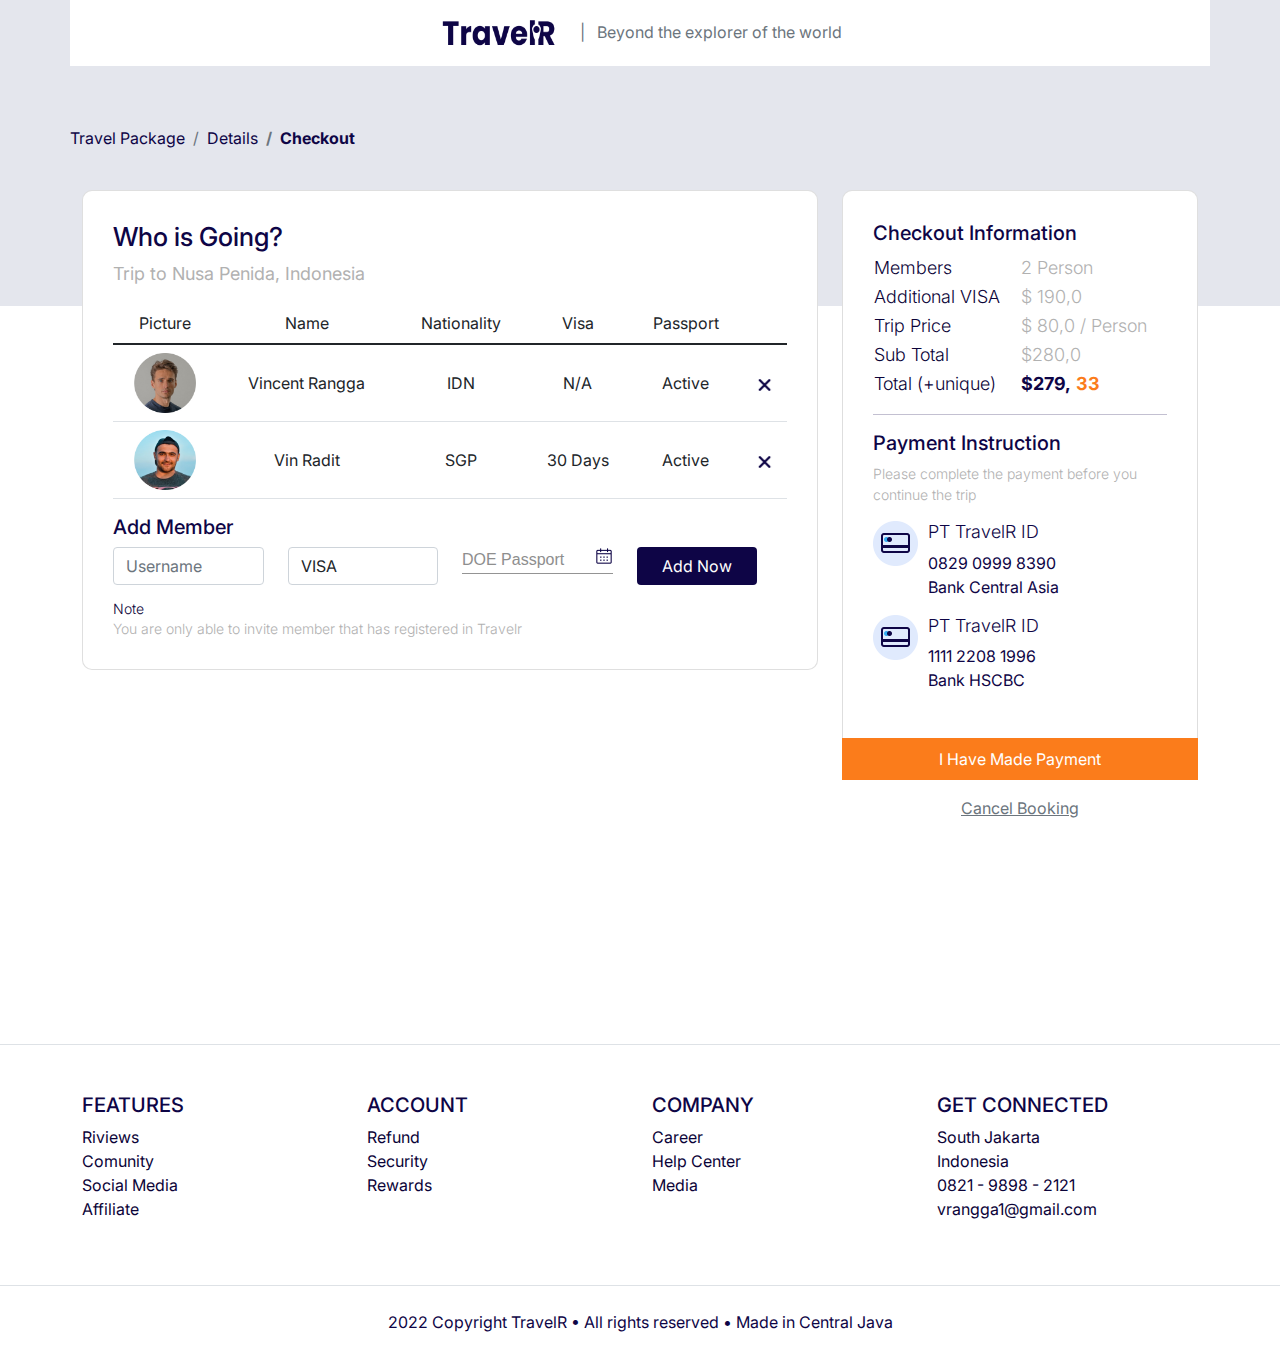
<file: checkout.html>
<!DOCTYPE html>
<html lang="en">
<head>
    <meta charset="UTF-8">
    <meta http-equiv="X-UA-Compatible" content="IE=edge">
    <meta name="viewport" content="width=device-width, initial-scale=1.0">
    <title>Travel.R</title>

    <!-- CSS Bootstrap -->
    <link rel="stylesheet" href="frontend/libraries/bootstrap-5.1.3-dist/css/bootstrap.css">
    <!-- CSS xzoom -->
    <link rel="stylesheet" href="frontend/libraries/xzoom/xzoom.css">
    <!-- gijgo / combinied -->
    <link rel="stylesheet" href="frontend/libraries/combined/css/gijgo.min.css">
    <!-- font -->
    <link rel="preconnect" href="https://fonts.googleapis.com">
    <link rel="preconnect" href="https://fonts.gstatic.com" crossorigin>
    <link href="https://fonts.googleapis.com/css2?family=Inter:wght@100;200;300;400;500;600;700&family=Playfair+Display:ital,wght@0,400;0,500;0,600;0,700;1,400;1,500;1,600;1,700&display=swap" rel="stylesheet">

    <!-- Main CSS -->
    <link rel="stylesheet" href="frontend/styles/main.css">

    

</head>
<body>
    <!-- navbar -->
    <div class="container">
        <nav class="row navbar navbar-expand-lg navbar-light bg-white">
            <center>
                <a href="index.html" class="navbar-brand">
                    <img src="frontend/images/lgo_travelR.png" alt="">
                </a>
                <span class="text-muted">
                    <!-- nbsp untuk spasi -->
                    | &nbsp; Beyond the explorer of the world 
                </span>
            </center>
        </nav>
            
    </div>

    <main>
        <section class="section-details-header"></section>
        <section class="section-details-content">
            <div class="container">
                <div class="row mb-4">
                    <div class="col p-0">
                        <nav>
                            <ol class="breadcrumb">
                                <li class="breadcrumb-item">
                                    Travel Package
                                </li>
                                <li class="breadcrumb-item">
                                    Details
                                </li>
                                <li class="breadcrumb-item active">
                                    Checkout
                                </li>
                            </ol>
                        </nav>
                    </div>
                </div>
                <div class="row">
                    <div class="col-lg-8 pl-lg-0">
                        <div class="card card-details">
                            <h1>Who is Going?</h1>
                            <p>
                                Trip to Nusa Penida, Indonesia
                            </p>
                            <div class="attendee">
                                <table class="table table-responsive-sm text-center">
                                    <thead>
                                        <tr>
                                            <td>Picture</td>
                                            <td>Name</td>
                                            <td>Nationality</td>
                                            <td>Visa</td>
                                            <td>Passport</td>
                                            <td></td>
                                        </tr>
                                    </thead>
                                    <tbody>
                                        <tr>
                                            <td>
                                                <img src="frontend/images/user_pic1.jpg" alt="" height="60px">
                                            </td>
                                            <!-- align-middle agar sejajar dan space y kosong -->
                                            <td class="align-middle">
                                                Vincent Rangga
                                            </td>
                                            <td class="align-middle">
                                                IDN
                                            </td>
                                            <td class="align-middle">
                                                N/A
                                            </td>
                                            <td class="align-middle">
                                                Active
                                            </td>
                                            <td class="align-middle">
                                                <a href="#">
                                                    <img src="frontend/images/ic_delete.png" alt="delete" height="18px">
                                                </a>
                                            </td>
                                        </tr>
                                        <tr>
                                            <td>
                                                <img src="frontend/images/user_pic2.jpg" alt="" height="60px">
                                            </td>
                                            <!-- align-middle agar sejajar dan space y kosong -->
                                            <td class="align-middle">
                                                Vin Radit
                                            </td>
                                            <td class="align-middle">
                                                SGP
                                            </td>
                                            <td class="align-middle">
                                                30 Days
                                            </td>
                                            <td class="align-middle">
                                                Active
                                            </td>
                                            <td class="align-middle">
                                                <a href="#">
                                                    <img src="frontend/images/ic_delete.png" alt="delete" height="18px">
                                                </a>
                                            </td>
                                        </tr>
                                    </tbody>
                                </table>

                                <div class="member mt-3">
                                    <!-- <h2>Add Member</h2> -->
                                    <h2>Add Member</h2>
                                    <form> 
                                        <div class="row">
                                            <div class="col">
                                                <input type="text" name="inputUsername" class="form-control mb-2 mr-sm-2 col-3 col-sm-3 col-md-3"    id="inputUsername" placeholder="Username"/>
                                            </div>
                                            <!-- align-middle agar sejajar dan space y kosong -->
                                            <div class="col">
                                                <select name="inputVisa" id="inputVisa" class="form-control mb-2 mr-sm-2">
                                                    <option value="VISA" selected >VISA</option>
                                                    <option value="30 Days">30 Days</option>
                                                    <option value="N/A">N/A</option>
                                                </select>
                                            </div>
                                            <div class="col">
                                                <div class="input-group mb-2 mr-sm-2">
                                                    <input type="text" class="mb-2 mr-sm-2 datepicker" id="doePassport"     placeholder="DOE Passport">
                                                </div>
                                            </div>
                                            <div class="col">
                                                <button class="btn btn-add-now mb-2 px-4">
                                                    Add Now
                                                </button>
                                            </div>
                                        </div>

                                   
                                    <h3 class="mt-2 mb-0">Note</h3>
                                    <p class="disclaimer mb-0">
                                        You are only able to invite member that has registered in Travelr
                                    </p>
                                </div>

                            </div>
                        </div>
                    </div>
                    <div class="col-lg-4">
                        <div class="card card-details card-right">
                            <h2>Checkout Information</h2>
                            <table class="trip-informations">
                                <tr>
                                    <th width="50%">Members</th>
                                    <td width="50%" class="text-right">
                                        2 Person
                                    </td>
                                </tr>
                                <tr>
                                    <th width="50%">Additional VISA</th>
                                    <td width="50%" class="text-right">
                                        $ 190,0
                                    </td>
                                </tr>
                                <tr>
                                    <th width="50%">Trip Price</th>
                                    <td width="50%" class="text-right">
                                        $ 80,0 / Person
                                    </td>
                                </tr>
                                <tr>
                                    <th width="50%">Sub Total</th>
                                    <td width="50%" class="text-right">
                                        $280,0
                                    </td>
                                </tr>
                                <tr>
                                    <th width="50%">Total (+unique)</th>
                                    <td width="50%" class="text-right text-total">
                                        <span class="text-blue">$279,</span> <span class="text-orange">33</span>
                                    </td>
                                </tr>
                            </table>
                            <hr>
                            <h2>Payment Instruction</h2>
                            <p class="payment-instructions">
                                Please complete the payment before you continue the trip
                            </p>
                            <div class="bank">
                                <div class="bank-item pb-3">
                                    <img src="frontend/images/ic_bank 1.png" alt="Bank" height="45px" class="bank-image">
                                    <div class="description">
                                        <h3>PT TravelR ID</h3>
                                        <p>
                                            0829 0999 8390
                                            <br>
                                            Bank Central Asia
                                        </p>
                                    </div>
                                    <div class="clearfix"></div>
                                </div>
                                <div class="bank-item pb-3">
                                    <img src="frontend/images/ic_bank 1.png" alt="Bank" height="45px" class="bank-image">
                                    <div class="description">
                                        <h3>PT TravelR ID</h3>
                                        <p>
                                            1111 2208 1996
                                            <br>
                                            Bank HSCBC
                                        </p>
                                    </div>
                                    <div class="clearfix"></div>
                                </div>
                            </div>
                        </div>

                        <div class="join-container">
                            <a href="success.html" class="btn btn-block btn-join-now mt-3 py-2">
                                I Have Made Payment
                            </a>
                        </div>
                        <div class="text-center mt-3">
                            <a href="details.html" class="text-muted">
                                Cancel Booking
                            </a>
                        </div>
                    </div>
                </div>
            </div>
        </section>
    </main>

    <footer class="section-footer mt-5 mb-4 border-top">
        <div class="container pt-5 pb-5">
            <div class="row justify-content-center">
                <div class="col-12">
                    <div class="row">
                        <div class="col-12 col-lg-3">
                            <h5>FEATURES</h5>
                            <ul class="list-unstyled">
                                <li><a href="#">Riviews</a></li>
                                <li><a href="#">Comunity</a></li>
                                <li><a href="#">Social Media</a></li>
                                <li><a href="#">Affiliate</a></li>
                            </ul>
                        </div>
                        <div class="col-12 col-lg-3">
                            <h5>ACCOUNT</h5>
                            <ul class="list-unstyled">
                                <li><a href="#">Refund</a></li>
                                <li><a href="#">Security</a></li>
                                <li><a href="#">Rewards</a></li>
                                <li><a href="#"></a></li>
                            </ul>
                        </div>
                        <div class="col-12 col-lg-3">
                            <h5>COMPANY</h5>
                            <ul class="list-unstyled">
                                <li><a href="#">Career</a></li>
                                <li><a href="#">Help Center</a></li>
                                <li><a href="#">Media</a></li>
                                <li><a href="#"></a></li>
                            </ul>
                        </div>
                        <div class="col-12 col-lg-3">
                            <h5>GET CONNECTED</h5>
                            <ul class="list-unstyled">
                                <li><a href="#">South Jakarta</a></li>
                                <li><a href="#">Indonesia</a></li>
                                <li><a href="#">0821 - 9898 - 2121</a></li>
                                <li><a href="#">vrangga1@gmail.com</a></li>
                            </ul>
                        </div>
                    </div>
                </div>
            </div>
        </div>
        <div class="container-fluid">
            <div class="row border-top justify-content-center align-items-center pt-4">
                <div class="col-auto text-grey-300 font-weight-light">
                    2022 Copyright TravelR • All rights reserved • Made in Central Java
                </div>
            </div>
        </div>
    </footer>


    <!-- JQuery -->
    <script src="frontend/libraries/jquery/jquery-3.6.0.min.js"></script>
    <!-- JS Bootstrap -->
    <script src="frontend/libraries/bootstrap-5.1.3-dist/js/bootstrap.js"></script>
    <!-- retina JS -->
    <script src="frontend/libraries/retina/retina.min.js"></script>
    <!-- xZoom -->
    <script src="frontend/libraries/xzoom/xzoom.min.js"></script>
    <!-- Panggil gijgo /combinied -->
    <script src="frontend/libraries/combined/js/gijgo.min.js"></script>
    <!-- manggil xzoom -->
    <script>
        $(document).ready(function() {
            $('.xzoom, .xzoom-gallery').xzoom({
                zoomWidth: 500,
                title: false,
                tint: '#333',
                Xoffset: 15
            });
            $('.datepicker').datepicker({
                ulibrary : 'bootsrap4',
                icons: {
                    rightIcon: '<img src="frontend/images/ic_date.png" height="18px" />'
                }
            })

        });
    </script>

</body>
</html>
</file>
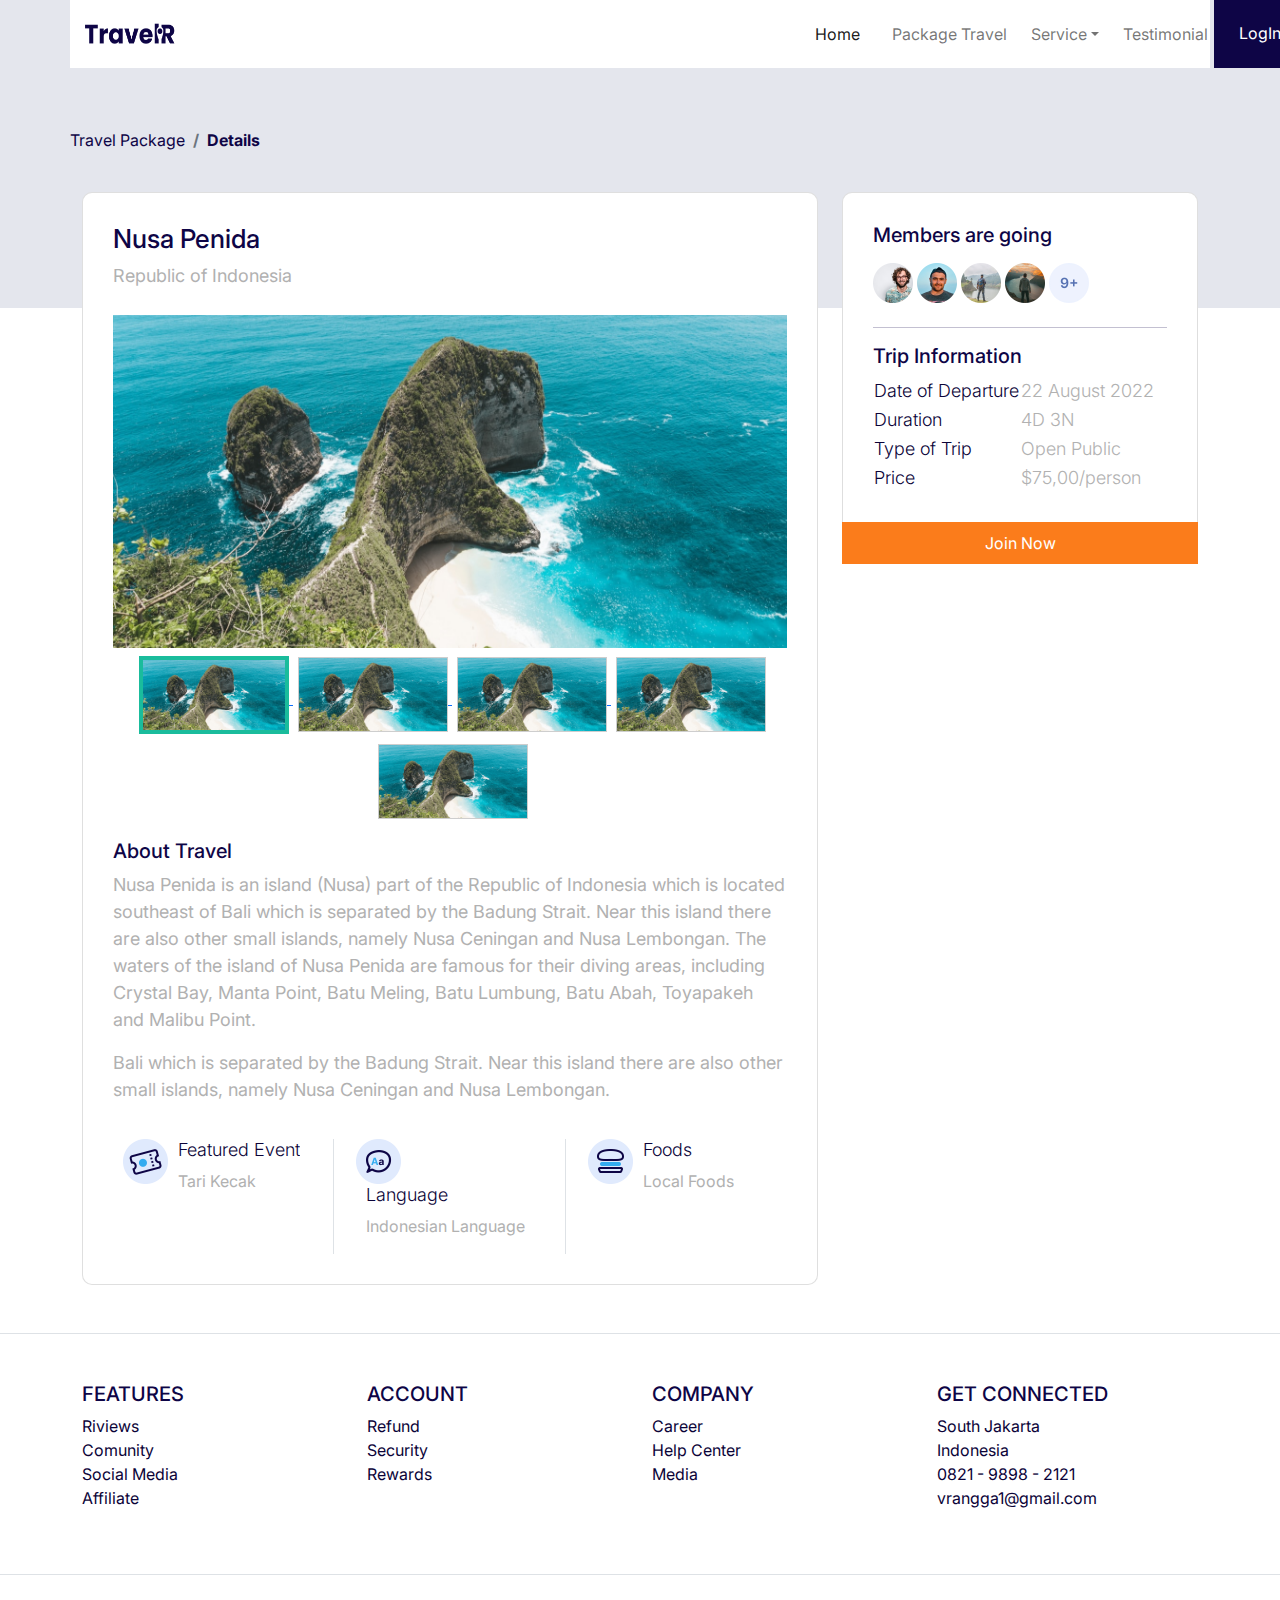
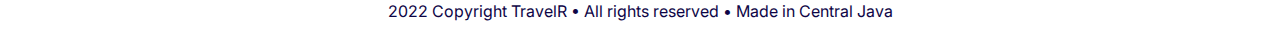
<file: details.html>
<!DOCTYPE html>
<html lang="en">
<head>
    <meta charset="UTF-8">
    <meta http-equiv="X-UA-Compatible" content="IE=edge">
    <meta name="viewport" content="width=device-width, initial-scale=1.0">
    <title>Travel.R</title>

    <!-- CSS Bootstrap -->
    <link rel="stylesheet" href="frontend/libraries/bootstrap-5.1.3-dist/css/bootstrap.css">
    <!-- CSS xzoom -->
    <link rel="stylesheet" href="frontend/libraries/xzoom/xzoom.css">
    <!-- font -->
    <link rel="preconnect" href="https://fonts.googleapis.com">
    <link rel="preconnect" href="https://fonts.gstatic.com" crossorigin>
    <link href="https://fonts.googleapis.com/css2?family=Inter:wght@100;200;300;400;500;600;700&family=Playfair+Display:ital,wght@0,400;0,500;0,600;0,700;1,400;1,500;1,600;1,700&display=swap" rel="stylesheet">

    <!-- Main CSS -->
    <link rel="stylesheet" href="frontend/styles/main.css">

    

</head>
<body>
    <!-- navbar -->
    <div class="container">
        <nav class="row navbar navbar-expand-lg navbar-light bg-white">
            <img class="navbar-brand" src="frontend/images/lgo_travelR.png" alt="TRAVEL.R">
            <!-- <a  class="navbar-brand" href="#">
                <img src="frontend/images/lgo_travelR.png" alt="TRAVEL.R">
            </a> -->
            <button class="navbar-toggler navbar-toggler-right" type="button" data-toggle="collapse" data-target="#navb">
                <span class="navbar-toggler-icon"></span>
            </button>
            <div class="collapse navbar-collapse" id="navb">
                <ul class="navbar-nav ml-auto mr-3">
                    <li class="nav-item mx-md-2">
                        <a href="#" class="nav-link active">Home</a>
                    </li>
                    <li class="nav-item mx-md-2">
                        <a href="#" class="nav-link">Package Travel</a>
                    </li>
                    <li class="nav-item dropdown">
                        <a href="" class="nav-link dropdown-toggle" id="navbardrop" data-toggle="dropdown">Service</a>
                        <div class="dropdown-menu">
                            <a href="#" class="dropdown-item">Link</a>
                            <a href="#" class="dropdown-item">Link</a>
                            <a href="#" class="dropdown-item">Link</a>
                        </div>
                    </li>
                    <li class="nav-item mx-md-2">
                        <a href="#" class="nav-link">Testimonial</a>
                    </li>

                </ul>
                <!-- mobile Button -->
                <form action="" class="form-inline d-sm-block d-md-none">
                    <button class="btn btn-login my-2 my-sm-0">
                        LogIn
                    </button>
                </form>
                <!-- Dekstop Button -->
                <form action="" class="form-inline my-2 my-lg-0 d-none d-md-block">
                    <button class="btn btn-login btn-navbar-right my-2 my-sm-0 px-4">
                        LogIn
                    </button>
                </form>
            </div>
        </nav>
            
    </div>

    <main>
        <section class="section-details-header"></section>
        <section class="section-details-content">
            <div class="container">
                <div class="row mb-4">
                    <div class="col p-0">
                        <nav>
                            <ol class="breadcrumb">
                                <li class="breadcrumb-item">
                                    Travel Package
                                </li>
                                <li class="breadcrumb-item active">
                                    Details
                                </li>
                            </ol>
                        </nav>
                    </div>
                </div>
                <div class="row">
                    <div class="col-lg-8 pl-lg-0">
                        <div class="card card-details">
                            <h1>Nusa Penida</h1>
                            <p>
                                Republic of Indonesia
                            </p>
                            <div class="gallery">
                                <div class="xzoom-container">
                                    <img src="frontend/images/pic_featured.png" alt="" class="xzoom" id="xzoom-default" xoriginal="frontend/images/pic_featured.png">
                                </div>
                                <div class="xzoom-thumbs mt-2">
                                    <a href="frontend/images/pic_featured.png">
                                        <img src="frontend/images/pic_featured.png" alt="" class="xzoom-gallery" width="150" xpreview="frontend/images/pic_featured.png">
                                    </a>
                                    <a href="frontend/images/pic_featured.png">
                                        <img src="frontend/images/pic_featured.png" alt="" class="xzoom-gallery" width="150" xpreview="frontend/images/pic_featured.png">
                                    </a>
                                    <a href="frontend/images/pic_featured.png">
                                        <img src="frontend/images/pic_featured.png" alt="" class="xzoom-gallery" width="150" xpreview="frontend/images/pic_featured.png">
                                    </a>
                                    <a href="frontend/images/pic_featured.png">
                                        <img src="frontend/images/pic_featured.png" alt="" class="xzoom-gallery" width="150" xpreview="frontend/images/pic_featured.png">
                                    </a>
                                    <a href="frontend/images/pic_featured.png">
                                        <img src="frontend/images/pic_featured.png" alt="" class="xzoom-gallery" width="150" xpreview="frontend/images/pic_featured.png">
                                    </a>
                                </div>
                            </div>
                            <h2>About Travel</h2>
                            <p>Nusa Penida is an island (Nusa) part of the Republic of Indonesia which is located southeast of Bali which is separated by the Badung Strait. Near this island there are also other small islands, namely Nusa Ceningan and Nusa Lembongan. The waters of the island of Nusa Penida are famous for their diving areas, including Crystal Bay, Manta Point, Batu Meling, Batu Lumbung, Batu Abah, Toyapakeh and Malibu Point.</p>

                            <p>Bali which is separated by the Badung Strait. Near this island there are also other small islands, namely Nusa Ceningan and Nusa Lembongan.</p>
                            
                            <div class="features row">
                                <div class="col-md-4 border-end">
                                    <div class="description">
                                        <img src="frontend/images/ic_event.png" alt="" class="features-image">
                                        <div class="description">
                                            <h3>Featured Event</h3>
                                            <p>Tari Kecak</p>
                                        </div>
                                    </div>
                                </div>
                                <div class="col-md-4 border-end">
                                    <div class="description">
                                        <img src="frontend/images/ic_lenguage.png" alt="" class="features-image">
                                        <div class="description">
                                            <h3>Language</h3>
                                            <p>Indonesian Language</p>
                                        </div>
                                    </div>
                                </div>
                                
                                <div class="col-md-4">
                                    <div class="description">
                                        <img src="frontend/images/ic_food.png" alt="" class="features-image">
                                        <div class="description">
                                            <h3>Foods</h3>
                                            <p>Local Foods</p>
                                        </div>
                                    </div>
                                </div>
                            </div>
                        </div>
                    </div>
                    <div class="col-lg-4">
                        <div class="card card-details card-right">
                            <h2>Members are going</h2>
                            <div class="members my-2">
                                <img src="frontend/images/member1.jpg" alt="" class="member-image mr-1">
                                <img src="frontend/images/member2.png" alt="" class="member-image mr-1">
                                <img src="frontend/images/member3.png" alt="" class="member-image mr-1">
                                <img src="frontend/images/member4.jpg" alt="" class="member-image mr-1">
                                <img src="frontend/images/other.jpg" alt="" class="member-image mr-1">
                            </div>
                            
                            <hr>
                            <h2>Trip Information</h2>
                            <table class="trip-informations">
                                <tr>
                                    <th width="50%">Date of Departure</th>
                                    <td width="50%" class="text-right">
                                        22 August 2022
                                    </td>
                                </tr>
                                <tr>
                                    <th width="50%">Duration</th>
                                    <td width="50%" class="text-right">
                                        4D 3N
                                    </td>
                                </tr>
                                <tr>
                                    <th width="50%">Type of Trip</th>
                                    <td width="50%" class="text-right">
                                        Open Public
                                    </td>
                                </tr>
                                <tr>
                                    <th width="50%">Price</th>
                                    <td width="50%" class="text-right">
                                        $75,00/person
                                    </td>
                                </tr>
                            </table>
                        </div>
                        <div class="join-container">
                            <a href="checkout.html" class="btn btn-block btn-join-now mt-3 py-2">
                                Join Now
                            </a>
                        </div>
                    </div>
                </div>
            </div>
        </section>
    </main>

    <footer class="section-footer mt-5 mb-4 border-top">
        <div class="container pt-5 pb-5">
            <div class="row justify-content-center">
                <div class="col-12">
                    <div class="row">
                        <div class="col-12 col-lg-3">
                            <h5>FEATURES</h5>
                            <ul class="list-unstyled">
                                <li><a href="#">Riviews</a></li>
                                <li><a href="#">Comunity</a></li>
                                <li><a href="#">Social Media</a></li>
                                <li><a href="#">Affiliate</a></li>
                            </ul>
                        </div>
                        <div class="col-12 col-lg-3">
                            <h5>ACCOUNT</h5>
                            <ul class="list-unstyled">
                                <li><a href="#">Refund</a></li>
                                <li><a href="#">Security</a></li>
                                <li><a href="#">Rewards</a></li>
                                <li><a href="#"></a></li>
                            </ul>
                        </div>
                        <div class="col-12 col-lg-3">
                            <h5>COMPANY</h5>
                            <ul class="list-unstyled">
                                <li><a href="#">Career</a></li>
                                <li><a href="#">Help Center</a></li>
                                <li><a href="#">Media</a></li>
                                <li><a href="#"></a></li>
                            </ul>
                        </div>
                        <div class="col-12 col-lg-3">
                            <h5>GET CONNECTED</h5>
                            <ul class="list-unstyled">
                                <li><a href="#">South Jakarta</a></li>
                                <li><a href="#">Indonesia</a></li>
                                <li><a href="#">0821 - 9898 - 2121</a></li>
                                <li><a href="#">vrangga1@gmail.com</a></li>
                            </ul>
                        </div>
                    </div>
                </div>
            </div>
        </div>
        <div class="container-fluid">
            <div class="row border-top justify-content-center align-items-center pt-4">
                <div class="col-auto text-grey-300 font-weight-light">
                    2022 Copyright TravelR • All rights reserved • Made in Central Java
                </div>
            </div>
        </div>
    </footer>


    <!-- JQuery -->
    <script src="frontend/libraries/jquery/jquery-3.6.0.min.js"></script>
    <!-- JS Bootstrap -->
    <script src="frontend/libraries/bootstrap-5.1.3-dist/js/bootstrap.js"></script>
    <!-- retina JS -->
    <script src="frontend/libraries/retina/retina.min.js"></script>
    <!-- xZoom -->
    <script src="frontend/libraries/xzoom/xzoom.min.js"></script>
    <!-- manggil xzoom -->
    <script>
        $(document).ready(function() {
            $('.xzoom, .xzoom-gallery').xzoom({
                zoomWidth: 500,
                title: false,
                tint: '#333',
                Xoffset: 15
            });
        });
    </script>

</body>
</html>
</file>
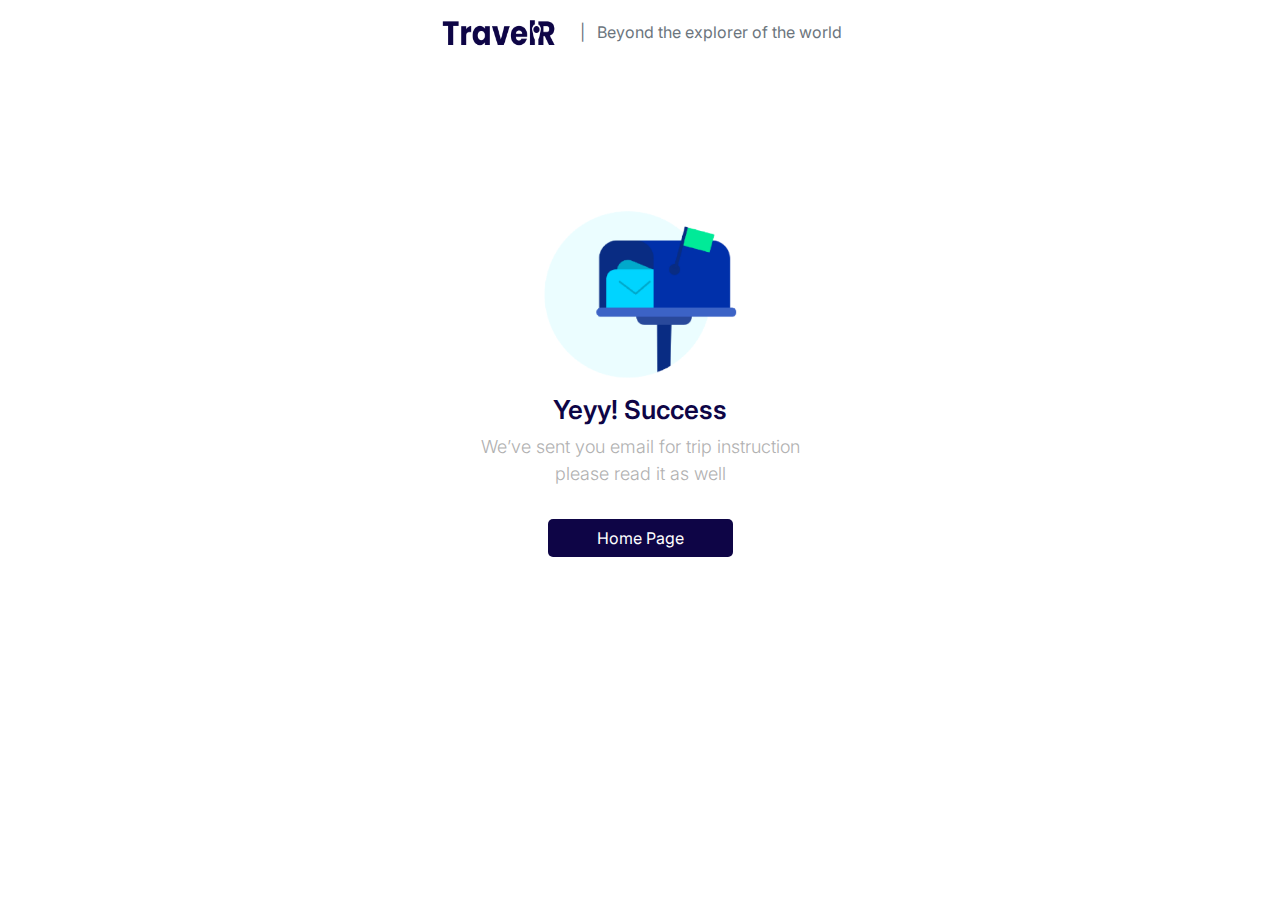
<file: success.html>
<!DOCTYPE html>
<html lang="en">
<head>
    <meta charset="UTF-8">
    <meta http-equiv="X-UA-Compatible" content="IE=edge">
    <meta name="viewport" content="width=device-width, initial-scale=1.0">
    <title>Travel.R</title>

    <!-- CSS Bootstrap -->
    <link rel="stylesheet" href="frontend/libraries/bootstrap-5.1.3-dist/css/bootstrap.css">
    <!-- CSS xzoom -->
    <link rel="stylesheet" href="frontend/libraries/xzoom/xzoom.css">
    <!-- gijgo / combinied -->
    <link rel="stylesheet" href="frontend/libraries/combined/css/gijgo.min.css">
    <!-- font -->
    <link rel="preconnect" href="https://fonts.googleapis.com">
    <link rel="preconnect" href="https://fonts.gstatic.com" crossorigin>
    <link href="https://fonts.googleapis.com/css2?family=Inter:wght@100;200;300;400;500;600;700&family=Playfair+Display:ital,wght@0,400;0,500;0,600;0,700;1,400;1,500;1,600;1,700&display=swap" rel="stylesheet">

    <!-- Main CSS -->
    <link rel="stylesheet" href="frontend/styles/main.css">

    

</head>
<body>
    <!-- navbar -->
    <div class="container">
        <nav class="row navbar navbar-expand-lg navbar-light bg-white">
            <center>
                <a href="index.html" class="navbar-brand">
                    <img src="frontend/images/lgo_travelR.png" alt="">
                </a>
                <span class="text-muted">
                    <!-- nbsp untuk spasi -->
                    | &nbsp; Beyond the explorer of the world 
                </span>
            </center>
        </nav>
    </div>

    <main>
        <div class="section-success d.flex align-items-center">
            <div class="col text-center">
                <img src="frontend/images/ilust_success.png" alt="" height="200px">
                <h1>Yeyy! Success</h1>
                <p>
                    We’ve sent you email for trip instruction
                    <br>
                    please read it as well
                </p>
                <a href="index.html" class="btn btn-home mt-3 px-5">
                    Home Page
                </a>
            </div>
        </div>
    </main>



    <!-- JQuery -->
    <script src="frontend/libraries/jquery/jquery-3.6.0.min.js"></script>
    <!-- JS Bootstrap -->
    <script src="frontend/libraries/bootstrap-5.1.3-dist/js/bootstrap.js"></script>
    <!-- retina JS -->
    <script src="frontend/libraries/retina/retina.min.js"></script>
    <!-- xZoom -->
    <script src="frontend/libraries/xzoom/xzoom.min.js"></script>
    <!-- Panggil gijgo /combinied -->
    <script src="frontend/libraries/combined/js/gijgo.min.js"></script>
    <!-- manggil xzoom -->
    <script>
        $(document).ready(function() {
            $('.xzoom, .xzoom-gallery').xzoom({
                zoomWidth: 500,
                title: false,
                tint: '#333',
                Xoffset: 15
            });
            $('.datepicker').datepicker({
                ulibrary : 'bootsrap4',
                icons: {
                    rightIcon: '<img src="frontend/images/ic_date.png" height="18px" />'
                }
            })

        });
    </script>

</body>
</html>
</file>
<file: frontend/styles/main.css>
body {
  margin-left: 0px;
  background-color: #ffffff;
  font-family: "Inter", sans-serif;
  color: #0E0546;
}

.navbar img {
  height: 50px;
  width: 120px;
}

.navbar-light .navbar-nav .navbar-link {
  color: #0E0546;
}
.navbar-light .navbar-nav .navbar-link.active {
  font-weight: bold;
  color: #0E0546 !important;
}

.navbar-collapse {
  margin-left: 51%;
}

.btn-navbar-right {
  margin-top: -10px !important;
  margin-bottom: -8px !important;
  margin-left: -10px !important;
  height: 70px;
  border-radius: 0;
}

.btn-login {
  background-color: #0E0546;
  color: #ffffff;
}
.btn-login:hover {
  background-color: #1e3777;
  color: #ffffff;
}

header {
  padding: 180px 0 165px;
  margin-top: -70px;
  background-image: url("../images/banner.jpg");
  background-size: cover;
}
header h1, header p {
  color: #ffffff;
}
header h1 {
  font-family: "Playfair Display", serif;
  font-weight: bold;
  font-size: 50px;
}
header p {
  font-size: 22px;
}
header .btn-get-started {
  background-color: #FB7C1B;
  color: #ffffff;
}
header .btn-get-started:hover {
  background-color: #ffaa69;
  color: #ffffff;
}

.section-stats {
  margin-top: -50px;
}
.section-stats .stats-detail {
  padding-top: 15px;
  background-color: #ffffff;
  padding-left: 40px;
}
.section-stats .stats-detail h2 {
  font-size: 30px;
  margin-bottom: 0;
}
.section-stats .stats-detail p {
  font-size: 20px;
  font-weight: 300;
}

.section-popular {
  min-height: 540px;
  background-color: #0B0338;
  margin-top: -50px;
  margin-bottom: -180px;
}
.section-popular .section-popular-heading {
  margin-top: 180px;
}
.section-popular .section-popular-heading h2, .section-popular .section-popular-heading p {
  color: #ffffff;
}
.section-popular .section-popular-heading h2 {
  font-family: "Playfair Display", serif;
  font-weight: bold;
  font-size: 40px;
}

.section-popular-content .section-popular-travel .card-travel {
  min-height: 380px;
  background-color: #dddddd;
  color: #ffffff;
  padding: 30px;
  background-size: cover;
  margin-bottom: 20px;
}
.section-popular-content .section-popular-travel .travel-country {
  font-size: 18px;
  color: #ffffff;
}
.section-popular-content .section-popular-travel .travel-location {
  font-size: 26px;
  color: #ffffff;
}
.section-popular-content .section-popular-travel .travel-button .btn-travel-details {
  background-color: #FB7C1B;
  color: #ffffff;
}
.section-popular-content .section-popular-travel .travel-button .btn-travel-details:hover {
  background-color: #ffaa69;
  color: #ffffff;
}

.section-networks {
  background-color: #ffffff;
  margin-top: -170px;
  padding-top: 240px;
  padding-bottom: 50px;
}
.section-networks h2 {
  font-family: "Playfair Display", serif;
  font-weight: bold;
  font-size: 40px;
}
.section-networks p {
  font-size: 18px;
}
.section-networks img {
  max-width: 100%;
}

.section-testimonial-heading {
  background: linear-gradient(180deg, #FFFFFF 0%, #f7f9ff 100%);
  padding-top: 50px;
  min-height: 506px;
}
.section-testimonial-heading h2 {
  font-family: "Playfair Display", serif;
  font-weight: bold;
  font-size: 40px;
}
.section-testimonial-heading p {
  font-size: 18px;
}

.section-testimonial-content {
  margin-top: -300px;
  padding-bottom: 50px;
}
.section-testimonial-content .card-testimonial {
  padding: 40px 20px 10px;
  border-radius: 10px;
  margin-bottom: 20px;
}
.section-testimonial-content .card-testimonial .testimonial-content {
  min-height: 380px;
}
.section-testimonial-content .card-testimonial h3 {
  font-size: 22px;
  font-weight: bold;
}
.section-testimonial-content .card-testimonial .testimonial {
  font-weight: 200;
  font-size: 26px;
  color: #6e6e6e;
  min-height: 160px;
}
.section-testimonial-content .card-testimonial .trip-to {
  font-weight: normal;
  font-size: 22px;
  color: #6e6e6e;
}
.section-testimonial-content .card-testimonial hr {
  margin-left: 20px;
  margin-top: -20px;
}
.section-testimonial-content .card-testimonial img {
  max-width: 30%;
}
.section-testimonial-content .btn-get-started {
  background-color: #FB7C1B;
  color: #ffffff;
}
.section-testimonial-content .btn-get-started:hover {
  background-color: #ffaa69;
  color: #ffffff;
}
.section-testimonial-content .btn-need-help {
  background-color: #f2f2f2;
  color: #c3c3c3;
}
.section-testimonial-content .btn-need-help:hover {
  background-color: #fafafa;
  color: #c3c3c3;
}

.section-footer a {
  color: #0B0338;
  text-decoration: none;
}

.section-details-header {
  min-height: 310px;
  background-color: #E4E6ED;
  margin-top: -70px;
}

.section-details-content {
  margin-top: -210px;
  min-height: 100vh;
}
.section-details-content .breadcrumb {
  background-color: transparent;
  padding: 0;
  margin-top: 30px;
}
.section-details-content .breadcrumb-item.active {
  font-weight: bold;
  color: #0E0546;
}
.section-details-content .card-details {
  padding: 30px;
  border-radius: 10px;
}
.section-details-content .card-details h1 {
  font-size: 26px;
}
.section-details-content .card-details h2 {
  font-size: 20px;
}
.section-details-content .card-details p {
  font-size: 18px;
  color: #B1B1B1;
}
.section-details-content .card-details h3 {
  font-weight: 300;
  font-size: 14px;
  color: #0B0338;
}
.section-details-content .card-details .trip-informations th {
  font-weight: 300;
  font-size: 18px;
  color: #0B0338;
}
.section-details-content .card-details .trip-informations td {
  font-weight: 300;
  font-size: 18px;
  color: #B1B1B1;
}
.section-details-content .card-details .trip-informations .text-blue {
  color: #0E0546;
  font-weight: bold;
}
.section-details-content .card-details .trip-informations .text-orange {
  color: #FB7C1B;
  font-weight: bold;
}
.section-details-content .card-details .payment-instructions {
  font-weight: 300;
  font-size: 14px;
  color: #B1B1B1;
}
.section-details-content .card-details .bank .bank-item h3 {
  font-size: 18px;
  color: #0E0546;
  margin-top: 0;
}
.section-details-content .card-details .bank .bank-item p {
  margin-bottom: 0;
}
.section-details-content .card-details .bank .bank-item .description {
  margin-left: 10px;
  overflow: hidden;
  float: left;
}
.section-details-content .card-details .bank .bank-item .description p {
  font-weight: normal;
  font-size: 16px;
  color: #0E0546;
}
.section-details-content .card-details .bank .bank-image {
  width: 45px;
  height: 45px;
  float: left;
}
.section-details-content .card-details .disclaimer {
  font-weight: 300;
  font-size: 14px;
  color: #B1B1B1;
}
.section-details-content .card-details .gj-datepicker .datepicker {
  border-right: 0;
}
.section-details-content .card-details .gj-datepicker .input-group-append .btn {
  padding-right: 30px;
}
.section-details-content .card-details .btn-add-now {
  background-color: #0E0546;
  color: #ffffff;
}
.section-details-content .card-details .btn-add-now:hover {
  background-color: #1e3777;
  color: #ffffff;
}
.section-details-content .card-right {
  border-bottom-left-radius: 0;
  border-bottom-right-radius: 0;
  border-bottom: 0;
}
.section-details-content .features {
  margin-top: 20px;
}
.section-details-content .features h3 {
  font-size: 18px;
  color: #0B0338;
  margin-top: 0;
}
.section-details-content .features p {
  margin-top: 0;
  font-size: 16px;
}
.section-details-content .features .description {
  margin-left: 10px;
  overflow: hidden;
  float: left;
}
.section-details-content .features .features-image {
  width: 45px;
  height: 45px;
  float: left;
}
.section-details-content .gallery .xzoom-container {
  display: block;
}
.section-details-content .gallery .xzoom-container .xzoom {
  width: 100%;
  box-shadow: none;
  margin-top: 10px;
}
.section-details-content .gallery .xactive {
  border: 4px solid #1abc9c;
  box-shadow: none;
}
.section-details-content .members .member-image {
  width: 40px;
  height: 40px;
}
.section-details-content .join-container {
  margin-top: -16px;
}
.section-details-content .btn-join-now {
  background-color: #FB7C1B;
  color: #ffffff;
  border-radius: 0;
  width: 100%;
}
.section-details-content .btn-join-now:hover {
  background-color: #ffaa69;
  color: #ffffff;
}

.section-success {
  margin-top: 10%;
}
.section-success h1 {
  font-weight: 600;
  font-size: 26px;
  color: #0E0546;
}
.section-success p {
  font-weight: 300;
  font-size: 18px;
  color: #B1B1B1;
}
.section-success .btn-home {
  border-radius: 5px;
  background-color: #0E0546;
  color: #ffffff;
}
.section-success .btn-home:hover {
  background-color: #1e3777;
  color: #ffffff;
}/*# sourceMappingURL=main.css.map */
</file>
<file: frontend/libraries/xzoom/xzoom.css>
/* Compatibility styles for frameworks like bootstrap, foundation e.t.c */
.xzoom-source img, .xzoom-preview img, .xzoom-lens img {
  display: block;
  max-width: none;
  max-height: none;
  -webkit-transition: none;
  -moz-transition: none;
  -o-transition: none;
  transition: none;
}
/* --------------- */

/* xZoom Styles below */
.xzoom-container { 
  display: inline-block;
}

.xzoom-thumbs {
  text-align: center;
  margin-bottom: 10px;
}

.xzoom { 
  -webkit-box-shadow: 0px 0px 5px 0px rgba(0,0,0,0.5);
  -moz-box-shadow: 0px 0px 5px 0px rgba(0,0,0,0.5);
  box-shadow: 0px 0px 5px 0px rgba(0,0,0,0.5);  
}
.xzoom2, .xzoom3, .xzoom4, .xzoom5 {
  -webkit-box-shadow: 0px 0px 5px 0px rgba(0,0,0,0.5);
  -moz-box-shadow: 0px 0px 5px 0px rgba(0,0,0,0.5);
  box-shadow: 0px 0px 5px 0px rgba(0,0,0,0.5);
}

/* Thumbs */
.xzoom-gallery, .xzoom-gallery2, .xzoom-gallery3, .xzoom-gallery4, .xzoom-gallery5 {
  border: 1px solid #cecece;
  margin-left: 5px;
  margin-bottom: 10px;
}

.xzoom-source, .xzoom-hidden {
  display: block;
  position: static;
  float: none;
  clear: both;
}

/* Everything out of border is hidden */
.xzoom-hidden {
  overflow: hidden;
}

/* Preview */
.xzoom-preview {
  border: 1px solid #888;
  background: #2f4f4f;
  box-shadow: -0px -0px 10px rgba(0,0,0,0.50);
}

/* Lens */
.xzoom-lens {
  border: 1px solid #555;
  box-shadow: -0px -0px 10px rgba(0,0,0,0.50);
  cursor: crosshair;
}

/* Loading */
.xzoom-loading {
  background-position: center center;
  background-repeat: no-repeat;
  border-radius: 100%;
  opacity: .7;
  background: url(../example/images/xloading.gif);
  width: 48px;
  height: 48px;
}

/* Additional class that applied to thumb when it is active */
.xactive {
  -webkit-box-shadow: 0px 0px 3px 0px rgba(74,169,210,1);
  -moz-box-shadow: 0px 0px 3px 0px rgba(74,169,210,1);
  box-shadow: 0px 0px 3px 0px rgba(74,169,210,1); 
  border: 1px solid #4aaad2;
}

/* Caption */
.xzoom-caption {
  position: absolute;
  bottom: -43px;
  left: 0;
  background: #000;
  width: 100%;
  text-align: left;
}

.xzoom-caption span {
  color: #fff;
  font-family: Arial, sans-serif;
  display: block;
  font-size: 0.75em;
  font-weight: bold;
  padding: 10px;
}
</file>
<file: frontend/libraries/combined/css/gijgo.min.css>
.gj-button-md,.gj-text-align-center{text-align:center}.gj-button-md,.gj-modal{overflow:hidden;outline:0}.gj-button-md,.gj-button-md-group{position:relative;vertical-align:middle}.gj-button,.gj-button-md,.gj-cursor-pointer{cursor:pointer}.gj-button{background-color:#f5f5f5;border:1px solid #ddd;color:#000;border-radius:3px;padding:6px 10px}.gj-unselectable{-webkit-touch-callout:none;-webkit-user-select:none;-khtml-user-select:none;-moz-user-select:none;-ms-user-select:none;user-select:none}.gj-row{display:-webkit-box;display:-ms-flexbox;display:flex;-ms-flex-wrap:wrap;flex-wrap:wrap}.gj-margin-left-5{margin-left:5px}.gj-margin-left-10{margin-left:10px}.gj-width-full{width:100%}.gj-font-size-16{font-size:16px}.gj-hidden{display:none}.gj-button-md{background:0 0;border:none;border-radius:2px;color:rgba(0,0,0,.87);height:36px;margin:0;min-width:64px;padding:0 16px;display:inline-block;font-family:Roboto,Helvetica,Arial,sans-serif;font-size:1rem;font-weight:500;text-transform:uppercase;letter-spacing:0;will-change:box-shadow;transition:box-shadow .2s cubic-bezier(.4,0,1,1),background-color .2s cubic-bezier(.4,0,.2,1),color .2s cubic-bezier(.4,0,.2,1);text-decoration:none;line-height:36px;-webkit-user-select:none;-moz-user-select:none;-ms-user-select:none;user-select:none}.gj-button-md:hover{background-color:rgba(158,158,158,.2)}.gj-button-md:disabled{color:rgba(0,0,0,.26);background:0 0}.gj-button-md .gj-icon,.gj-button-md .material-icons{vertical-align:middle}.gj-button-md.gj-button-md-icon{width:24px;height:31px;min-width:24px;padding:0;display:table}ul.gj-list-bootstrap li [data-role=image],ul.gj-list-md li [data-role=checkbox],ul.gj-list-md li [data-role=image]{height:24px;width:24px}.gj-button-md.gj-button-md-icon .gj-icon,.gj-button-md.gj-button-md-icon .material-icons{display:table-cell;margin-right:0;width:24px;height:24px}.gj-button-md.active{background-color:rgba(158,158,158,.4)}.gj-button-md-group{display:inline-block}.gj-textbox-md{border:none;border-bottom:1px solid rgba(0,0,0,.42);display:block;font-family:Helvetica,Arial,sans-serif;font-size:16px;line-height:16px;padding:4px 0;margin:0;width:100%;background:0 0;text-align:left;color:rgba(0,0,0,.87)}.gj-textbox-md:active,.gj-textbox-md:focus{border-bottom:2px solid rgba(0,0,0,.42);outline:0}.gj-textbox-md::placeholder{color:#8e8e8e}.gj-textbox-md:-ms-input-placeholder{color:#8e8e8e}.gj-textbox-md::-ms-input-placeholder{color:#8e8e8e}.gj-md-spacer-24{min-width:24px;width:24px;display:inline-block}.gj-md-spacer-32{min-width:32px;width:32px;display:inline-block}.gj-modal{position:fixed;top:0;right:0;bottom:0;left:0;z-index:1203;display:none;-webkit-overflow-scrolling:touch;background-color:rgba(0,0,0,.54118);transition:.2s ease opacity;will-change:opacity}ul.gj-list li [data-role=wrapper]{display:table;width:100%}ul.gj-list li [data-role=checkbox],ul.gj-list li [data-role=image]{display:table-cell;vertical-align:middle;text-align:center}ul.gj-list li [data-role=display]{display:table-cell;vertical-align:middle;cursor:pointer}ul.gj-list li [data-role=display]:empty:before{content:"\200b"}ul.gj-list-bootstrap{padding-left:0;margin-bottom:0}ul.gj-list-bootstrap li{padding:0}ul.gj-list-bootstrap li [data-role=wrapper]{padding:0 10px}ul.gj-list-bootstrap li [data-role=checkbox]{width:24px;padding:3px}ul.gj-list-bootstrap li [data-role=display]{padding:8px 0 8px 4px}.list-group-item.active ul li,.list-group-item.active:focus ul li,.list-group-item.active:hover ul li{text-shadow:none;color:initial}ul.gj-list-md{padding:0;list-style:none;line-height:24px;letter-spacing:0;color:#616161}.gj-picker-md,ul.gj-list-md li{font-family:Roboto,Helvetica,Arial,sans-serif;font-size:16px;font-weight:400;letter-spacing:.04em;line-height:1}ul.gj-list-md li{display:list-item;list-style-type:none;padding:0;min-height:unset;box-sizing:border-box;align-items:center;cursor:default;overflow:hidden;-webkit-flex-direction:row;-ms-flex-direction:row;flex-direction:row;-webkit-flex-wrap:nowrap;-ms-flex-wrap:nowrap;flex-wrap:nowrap}ul.gj-list-md li [data-role=display]{padding:8px 0 8px 5px;order:0;flex-grow:2;text-decoration:none;box-sizing:border-box;align-items:center;text-align:left;color:rgba(0,0,0,.87)}ul.gj-list-md li.disabled>[data-role=wrapper]>[data-role=display]{color:#9E9E9E}.gj-list-md-active{background:#e0e0e0;color:#3f51b5}.gj-picker{position:absolute;z-index:1203;background-color:#fff}.gj-picker .selected{color:#fff}.gj-picker-md{color:rgba(0,0,0,.87);border:1px solid #E0E0E0}.gj-modal .gj-picker-md{border:0}.gj-picker-md [role=header]{color:rgba(255,255,255,.54);display:flex;background:#2196f3;align-items:baseline;user-select:none;justify-content:center}.gj-picker-md [role=footer]{float:right;padding:10px}.gj-picker-md [role=footer] button.gj-button-md{color:#2196f3;font-weight:700;font-size:13px}.gj-picker-bootstrap{border:1px solid #E0E0E0}.gj-picker-bootstrap .selected{color:#888}.gj-picker-bootstrap [role=header]{background:#eee;color:#AAA}@font-face{font-family:gijgo-material;src:url(../fonts/gijgo-material.eot?235541);src:url(../fonts/gijgo-material.eot?235541#iefix) format('embedded-opentype'),url(../fonts/gijgo-material.ttf?235541) format('truetype'),url(../fonts/gijgo-material.woff?235541) format('woff'),url(../fonts/gijgo-material.svg?235541#gijgo-material) format('svg');font-weight:400;font-style:normal}.gj-icon{font-family:gijgo-material!important;font-size:24px;speak:none;font-style:normal;font-weight:400;font-variant:normal;text-transform:none;line-height:1;letter-spacing:0;-webkit-font-feature-settings:"liga";-moz-font-feature-settings:"liga=1";-moz-font-feature-settings:"liga";-ms-font-feature-settings:"liga" 1;font-feature-settings:"liga";-webkit-font-variant-ligatures:discretionary-ligatures;font-variant-ligatures:discretionary-ligatures;-webkit-font-smoothing:antialiased;-moz-osx-font-smoothing:grayscale}.gj-icon.undo:before{content:"\e900"}.gj-icon.vertical-align-top:before{content:"\e901"}.gj-icon.vertical-align-center:before{content:"\e902"}.gj-icon.vertical-align-bottom:before{content:"\e903"}.gj-icon.arrow-dropup:before{content:"\e904"}.gj-icon.clock:before{content:"\e905"}.gj-icon.refresh:before{content:"\e906"}.gj-icon.last-page:before{content:"\e907"}.gj-icon.first-page:before{content:"\e908"}.gj-icon.cancel:before{content:"\e909"}.gj-icon.clear:before{content:"\e90a"}.gj-icon.check-circle:before{content:"\e90b"}.gj-icon.delete:before{content:"\e90c"}.gj-icon.arrow-upward:before{content:"\e90d"}.gj-icon.arrow-forward:before{content:"\e90e"}.gj-icon.arrow-downward:before{content:"\e90f"}.gj-icon.arrow-back:before{content:"\e910"}.gj-icon.list-numbered:before{content:"\e911"}.gj-icon.list-bulleted:before{content:"\e912"}.gj-icon.indent-increase:before{content:"\e913"}.gj-icon.indent-decrease:before{content:"\e914"}.gj-icon.redo:before{content:"\e915"}.gj-icon.align-right:before{content:"\e916"}.gj-icon.align-left:before{content:"\e917"}.gj-icon.align-justify:before{content:"\e918"}.gj-icon.align-center:before{content:"\e919"}.gj-icon.strikethrough:before{content:"\e91a"}.gj-icon.italic:before{content:"\e91b"}.gj-icon.underlined:before{content:"\e91c"}.gj-icon.bold:before{content:"\e91d"}.gj-icon.arrow-dropdown:before{content:"\e91e"}.gj-icon.done:before{content:"\e91f"}.gj-icon.pencil:before{content:"\e920"}.gj-icon.minus:before{content:"\e921"}.gj-icon.plus:before{content:"\e922"}.gj-icon.chevron-up:before{content:"\e923"}.gj-icon.chevron-right:before{content:"\e924"}.gj-icon.chevron-down:before{content:"\e925"}.gj-icon.chevron-left:before{content:"\e926"}.gj-icon.event:before{content:"\e927"}.gj-draggable{cursor:move}.gj-resizable-handle{position:absolute;font-size:.1px;display:block;-ms-touch-action:none;touch-action:none;z-index:1203}.gj-dialog-bootstrap [data-role=title],.gj-dialog-bootstrap4 [data-role=title]{display:inline}.gj-dialog-bootstrap,.gj-dialog-bootstrap4,.gj-dialog-md{z-index:1202;overflow:hidden}.gj-resizable-n{cursor:n-resize;height:7px;width:100%;top:-5px;left:0}.gj-resizable-e{cursor:e-resize;width:7px;right:-5px;top:0;height:100%}.gj-resizable-s{cursor:s-resize;height:7px;width:100%;bottom:-5px;left:0}.gj-resizable-w{cursor:w-resize;width:7px;left:-5px;top:0;height:100%}.gj-resizable-se{cursor:se-resize;width:12px;height:12px;right:1px;bottom:1px}.gj-resizable-sw{cursor:sw-resize;width:9px;height:9px;left:-5px;bottom:-5px}.gj-resizable-nw{cursor:nw-resize;width:9px;height:9px;left:-5px;top:-5px}.gj-resizable-ne{cursor:ne-resize;width:9px;height:9px;right:-5px;top:-5px}.gj-dialog-footer{position:absolute;bottom:0;width:100%;margin-top:0}.gj-dialog-scrollable [data-role=body]{overflow-x:hidden;overflow-y:scroll}.gj-dialog-bootstrap [data-role=close]{line-height:1.42857143}.gj-dialog-bootstrap4 [data-role=close]{line-height:1.5}.gj-dialog-md{background-color:#FFF;border:none;box-shadow:0 11px 15px -7px rgba(0,0,0,.2),0 24px 38px 3px rgba(0,0,0,.14),0 9px 46px 8px rgba(0,0,0,.12);box-sizing:border-box;position:relative;display:-webkit-box;display:-webkit-flex;display:-ms-flexbox;display:flex;-webkit-box-orient:vertical;-webkit-box-direction:normal;-webkit-flex-direction:column;-ms-flex-direction:column;flex-direction:column;-webkit-background-clip:padding-box;background-clip:padding-box;outline:0}.gj-dialog-md-header{padding:24px 24px 0;font-family:Roboto,Helvetica,Arial,sans-serif}.gj-dialog-md-title{margin:0;font-weight:400;display:inline;line-height:28px;font-size:20px}.gj-dialog-md-close{-webkit-appearance:none;padding:0;cursor:pointer;background:0 0;border:0;float:right;line-height:28px;font-size:28px}.gj-dialog-md-body{padding:20px 24px 24px;color:rgba(0,0,0,.54);font-family:Helvetica,Arial,sans-serif;font-size:14px;font-weight:400;line-height:20px}.gj-dialog-md-footer{padding:8px 8px 8px 24px;display:-webkit-flex;display:-ms-flexbox;display:flex;-webkit-flex-direction:row-reverse;-ms-flex-direction:row-reverse;flex-direction:row-reverse;-webkit-flex-wrap:wrap;-ms-flex-wrap:wrap;flex-wrap:wrap;box-sizing:border-box}.gj-dialog-md-footer>:first-child{margin-right:0}.gj-dialog-md-footer>*{margin-right:8px;height:36px}DIV.gj-grid-wrapper{margin:auto;position:relative;clear:both;z-index:1}TABLE.gj-grid{margin:auto;border-collapse:collapse;width:100%;table-layout:fixed}TABLE.gj-grid THEAD TH [data-role=selectAll]{margin:auto}table.gj-grid-bootstrap thead th [data-role=sorticon],table.gj-grid-md thead th [data-role=sorticon]{margin-left:5px}TABLE.gj-grid THEAD TH [data-role=title],TABLE.gj-grid THEAD TH [data-role=sorticon]{display:inline-block}TABLE.gj-grid THEAD TH{overflow:hidden;text-overflow:ellipsis}TABLE.gj-grid.autogrow-header-row THEAD TH{overflow:auto;text-overflow:initial;white-space:pre-wrap;-ms-word-break:break-word;word-break:break-word}TABLE.gj-grid>tbody>tr>td{overflow:hidden;position:relative}table.gj-grid tbody div[data-role=display]{vertical-align:middle;text-indent:0;white-space:pre-wrap;-ms-word-break:break-word;word-break:break-word}table.gj-grid.fixed-body-rows tbody div[data-role=display]{overflow:hidden;text-overflow:ellipsis;white-space:nowrap;-ms-word-break:initial;word-break:initial}table.gj-grid tfoot DIV[data-role=display]{vertical-align:middle;text-indent:0;display:flex}TABLE.gj-grid .fa{padding:2px}TABLE.gj-grid>tbody>tr>td>div{padding:2px;overflow:hidden}DIV.gj-grid-wrapper DIV.gj-grid-loading-cover{background:#BBB;opacity:.5;position:absolute;vertical-align:middle}DIV.gj-grid-wrapper DIV.gj-grid-loading-text{position:absolute;font-weight:700}table.gj-grid-bootstrap thead th{background-color:#f5f5f5;vertical-align:middle}table.gj-grid-bootstrap thead th [data-role=sorticon] i.gj-icon,table.gj-grid-bootstrap thead th [data-role=sorticon] i.material-icons{position:absolute;font-size:20px;top:15px}table.gj-grid-bootstrap tbody tr td div[data-role=display]{padding:0}.gj-grid-bootstrap-4 .gj-checkbox-bootstrap{display:inline-block;padding-top:2px}.gj-grid-bootstrap-4 tbody tr.active{background-color:rgba(0,0,0,.075)}.gj-grid-md{position:relative;border:1px solid #e0e0e0;border-collapse:collapse;white-space:nowrap;font-size:13px;font-family:Roboto,Helvetica,Arial,sans-serif;background-color:#fff}.gj-grid-md td:first-of-type,.gj-grid-md th:first-of-type{padding-left:24px}.gj-grid-md td,.gj-grid-md th{padding:12px 18px;position:relative;box-sizing:border-box}.gj-grid-md th{vertical-align:bottom;font-weight:700;line-height:31px;letter-spacing:0;height:56px;font-size:12px;color:rgba(0,0,0,.54);text-align:right}.gj-grid-md td{height:48px;border-top:1px solid #e0e0e0;border-bottom:1px solid #e0e0e0;text-align:left;color:rgba(0,0,0,.87)}.gj-grid-bootstrap tbody tr.gj-grid-top-border td,.gj-grid-md tbody tr.gj-grid-top-border td{border-top:2px solid #777}.gj-grid-bootstrap tbody tr.gj-grid-bottom-border td,.gj-grid-md tbody tr.gj-grid-bottom-border td{border-bottom:2px solid #777}.gj-grid-md tbody tr{position:relative;height:48px;transition-duration:.28s;transition-timing-function:cubic-bezier(.4,0,.2,1);transition-property:background-color}.gj-grid-md tbody tr:hover{background-color:#EEE}.gj-grid-md tbody tr.gj-grid-md-select{background-color:#F5F5F5}table.gj-grid-md thead th [data-role=sorticon] i.gj-icon,table.gj-grid-md thead th [data-role=sorticon] i.material-icons{position:absolute;font-size:16px;top:19px}table.gj-grid-md thead th.gj-grid-select-all{padding-bottom:3px}@media only all{td.display-1120,td.display-320,td.display-480,td.display-640,td.display-800,td.display-960,th.display-1120,th.display-320,th.display-480,th.display-640,th.display-800,th.display-960{display:none}}@media screen and (min-width:20em){TABLE.gj-grid-bootstrap td.display-320,TABLE.gj-grid-bootstrap th.display-320{display:table-cell}}@media screen and (min-width:30em){TABLE.gj-grid-bootstrap td.display-480,TABLE.gj-grid-bootstrap th.display-480{display:table-cell}}@media screen and (min-width:40em){TABLE.gj-grid-bootstrap td.display-640,TABLE.gj-grid-bootstrap th.display-640{display:table-cell}}@media screen and (min-width:50em){TABLE.gj-grid-bootstrap td.display-800,TABLE.gj-grid-bootstrap th.display-800{display:table-cell}}@media screen and (min-width:60em){TABLE.gj-grid-bootstrap td.display-960,TABLE.gj-grid-bootstrap th.display-960{display:table-cell}}@media screen and (min-width:70em){TABLE.gj-grid-bootstrap td.display-1120,TABLE.gj-grid-bootstrap th.display-1120{display:table-cell}}.gj-grid-md tfoot tr th{padding-right:14px}.gj-grid-md tfoot tr[data-role=pager] .gj-grid-mdl-pager-label{padding-left:5px;padding-right:5px}.gj-grid-md tfoot tr[data-role=pager] .gj-dropdown-md{margin-left:12px}.gj-grid-md tfoot tr[data-role=pager] .gj-dropdown-md [role=presenter]{font-size:12px;font-weight:700;color:rgba(0,0,0,.54)}.gj-grid-md tfoot tr[data-role=pager] .gj-dropdown-md [role=presenter] [role=display]{text-align:right}.gj-grid-md tfoot tr[data-role=pager] .gj-grid-md-limit-select{margin-left:10px;font-size:12px;font-weight:700;color:rgba(0,0,0,.54)}.gj-grid-bootstrap tfoot tr[data-role=pager] th{line-height:30px;background-color:#f5f5f5}.gj-grid-bootstrap tfoot tr[data-role=pager] th>div>button,.gj-grid-bootstrap tfoot tr[data-role=pager] th>div>div{margin-right:5px}.gj-grid-bootstrap-4 tfoot tr[data-role=pager] th>div button{height:34px}.gj-grid-bootstrap-4 tfoot tr[data-role=pager] th div .gj-dropdown-bootstrap-4 .gj-dropdown-expander-mi .gj-icon{top:5px}.gj-grid-bootstrap-3 tfoot tr[data-role=pager] th>div>input{margin-right:5px;width:40px;text-align:right;display:inline-block;font-weight:700}.gj-grid-bootstrap-4 tfoot tr[data-role=pager] th>div>div.input-group{width:40px}.gj-grid-bootstrap-4 tfoot tr[data-role=pager] th>div>div.input-group input{text-align:right;font-weight:700;height:34px;padding-top:2px;padding-bottom:6px}.gj-grid-bootstrap tfoot tr[data-role=pager] th>div>select{display:inline-block;margin-right:5px;width:60px}.gj-grid-bootstrap tfoot tr[data-role=pager] th .gj-dropdown-bootstrap .gj-list-bootstrap [data-role=display]{line-height:14px}.gj-grid-bootstrap tfoot tr[data-role=pager] th .gj-dropdown-bootstrap [role=presenter] [role=display]{font-weight:700}.gj-grid-bootstrap tfoot tr[data-role=pager] th .gj-dropdown-bootstrap-3 [role=presenter]{padding:2px 8px}.gj-grid-bootstrap tfoot tr[data-role=pager] th .gj-dropdown-bootstrap-4 [role=presenter]{padding:1px 8px}.gj-grid thead tr th div.gj-grid-column-resizer-wrapper{position:relative;width:100%;height:0;top:0;left:0;padding:0}span.gj-grid-column-resizer{position:absolute;right:0;width:10px;top:-100px;height:300px;z-index:1203;cursor:e-resize}.gj-grid-resize-cursor{cursor:e-resize}.gj-grid-md tbody tr td.gj-grid-left-border,.gj-grid-md thead tr th.gj-grid-left-border{border-left:3px solid #777}.gj-grid-md tbody tr td.gj-grid-right-border,.gj-grid-md thead tr th.gj-grid-right-border{border-right:3px solid #777}.gj-grid-bootstrap tbody tr td.gj-grid-left-border,.gj-grid-bootstrap thead tr th.gj-grid-left-border{border-left:5px solid #ddd}.gj-grid-bootstrap tbody tr td.gj-grid-right-border,.gj-grid-bootstrap thead tr th.gj-grid-right-border{border-right:5px solid #ddd}.gj-dirty{position:absolute;top:0;left:0;border-style:solid;border-width:3px;border-color:red transparent transparent red;padding:0;overflow:hidden;vertical-align:top}.gj-grid-md tbody tr td.gj-grid-management-column{padding:3px}.gj-grid-md tbody tr td[data-mode=edit]{padding:0 18px}.gj-grid-bootstrap tbody tr td[data-mode=edit],.gj-grid-bootstrap tbody tr td[data-mode=edit] [data-role=edit],.gj-grid-md tbody .gj-dropdown-md [role=presenter] [role=display]{padding:0}.gj-grid-bootstrap-3 tbody tr td.gj-grid-management-column{padding:3px}.gj-grid-bootstrap-3 tbody tr td[data-mode=edit]{height:38px}.gj-grid-bootstrap-3 tbody tr td[data-mode=edit] [data-role=edit] input[type=text]{height:37px;padding:8px}.gj-grid-bootstrap-3 tbody tr td[data-mode=edit] .gj-dropdown-bootstrap [role=presenter]{border:0;border-radius:0;height:37px;padding-left:8px}.gj-grid-bootstrap-3 tbody tr td[data-mode=edit] .gj-datepicker-bootstrap{height:37px}.gj-grid-bootstrap-3 tbody tr td[data-mode=edit] .gj-datepicker-bootstrap [role=input]{height:37px;border:0;border-radius:0}.gj-grid-bootstrap-3 tbody tr td[data-mode=edit] .gj-datepicker-bootstrap [role=right-icon]{border:0;border-radius:0}.gj-grid-bootstrap-3 tbody tr td[data-mode=edit] .gj-checkbox-bootstrap{display:inline-block;padding-top:10px;height:32px}.gj-grid-bootstrap-4 tbody tr td.gj-grid-management-column{padding:6px}.gj-grid-bootstrap-4 tbody tr td[data-mode=edit] [data-role=edit] input[type=text]{height:48px;padding-left:12px}.gj-grid-bootstrap-4 tbody tr td[data-mode=edit] .gj-dropdown-bootstrap [role=presenter]{border:0;border-radius:0;height:48px;padding-left:12px;font-family:-apple-system,system-ui,BlinkMacSystemFont,"Segoe UI",Roboto,"Helvetica Neue",Arial,sans-serif}.gj-grid-bootstrap-4 tbody tr td[data-mode=edit] .gj-dropdown-bootstrap-4 [role=expander].gj-dropdown-expander-mi .gj-icon,.gj-grid-bootstrap-4 tbody tr td[data-mode=edit] .gj-dropdown-bootstrap-4 [role=expander].gj-dropdown-expander-mi .material-icons{top:13px}.gj-grid-bootstrap-4 tbody tr td[data-mode=edit] .gj-datepicker-bootstrap{height:48px}.gj-grid-bootstrap-4 tbody tr td[data-mode=edit] .gj-datepicker-bootstrap [role=input]{height:48px;border:0;border-radius:0}.gj-grid-bootstrap-4 tbody tr td[data-mode=edit] .gj-datepicker-bootstrap [role=right-icon]{background-color:#fff}.gj-grid-bootstrap-4 tbody tr td[data-mode=edit] .gj-datepicker-bootstrap [role=right-icon] button{border:0;border-radius:0;width:43px;position:relative}.gj-grid-bootstrap-4 tbody tr td[data-mode=edit] .gj-datepicker-bootstrap [role=right-icon] .gj-icon,.gj-grid-bootstrap-4 tbody tr td[data-mode=edit] .gj-datepicker-bootstrap [role=right-icon] .material-icons{top:13px;left:10px;font-size:24px}.gj-grid-bootstrap-4 tbody tr td[data-mode=edit] .gj-checkbox-bootstrap{display:inline-block;padding-top:15px;height:42px}.gj-grid-md thead tr[data-role=filter] th{border-top:1px solid #e0e0e0}div.gj-grid-wrapper div.gj-grid-bootstrap-toolbar{background-color:#f5f5f5;padding:8px;font-weight:700;border:1px solid #ddd}div.gj-grid-wrapper div.gj-grid-bootstrap-4-toolbar{background-color:#f5f5f5;padding:12px;font-weight:700;border:1px solid #ddd}div.gj-grid-wrapper div.gj-grid-md-toolbar{font-weight:700;font-size:24px;font-family:Helvetica,Arial,sans-serif;background-color:#fff;border-top:1px solid #e0e0e0;border-left:1px solid #e0e0e0;border-right:1px solid #e0e0e0;border-bottom:0;border-collapse:collapse;padding:0 18px;line-height:56px}.gj-checkbox-bootstrap,.gj-checkbox-md{min-width:0;font-weight:400;text-align:center;position:relative}table.gj-grid-scrollable tbody{overflow-y:auto;overflow-x:hidden;display:block}table.gj-grid-md.gj-grid-scrollable{border-bottom:0}table.gj-grid-md.gj-grid-scrollable tbody{border-right:1px solid #e0e0e0;border-bottom:1px solid #e0e0e0}table.gj-grid-md.gj-grid-scrollable tfoot{border-bottom:1px solid #e0e0e0}table.gj-grid-bootstrap.gj-grid-scrollable{border-bottom:0}table.gj-grid-bootstrap.gj-grid-scrollable tbody{border-right:1px solid #ddd;border-bottom:1px solid #ddd}table.gj-grid-bootstrap.gj-grid-scrollable tbody tr[data-role=row]:first-child td{border-top:0}table.gj-grid-bootstrap.gj-grid-scrollable tbody tr[data-role=row] td:first-child{border-left:0}table.gj-grid-bootstrap.gj-grid-scrollable tbody tr[data-role=row] td:last-child{border-right:0}table.gj-grid-bootstrap.gj-grid-scrollable tfoot{border-bottom:1px solid #ddd}ul.gj-list li [data-role=spacer]{display:table-cell}ul.gj-list li [data-role=expander]{display:table-cell;vertical-align:middle;text-align:center;cursor:pointer}[data-type=tree] ul li [data-role=expander].gj-tree-font-awesome-expander,[data-type=tree] ul li [data-role=expander].gj-tree-glyphicons-expander,[data-type=tree] ul li [data-role=expander].gj-tree-material-icons-expander{width:24px}[data-type=tree] ul li [data-role=expander].gj-tree-glyphicons-expander .glyphicon{top:4px;height:24px}.gj-tree-bootstrap-3 ul.gj-list-bootstrap li{border:0;border-radius:0;color:#333}.gj-tree-bootstrap-3 ul.gj-list-bootstrap li.active{color:#fff}.gj-tree-bootstrap-3 ul.gj-list-bootstrap li.disabled{color:#777;background-color:#eee}.gj-tree-bootstrap-4 ul.gj-list-bootstrap li{border:0;border-radius:0;color:#212529}.gj-tree-bootstrap-4 ul.gj-list-bootstrap li.active{color:#fff}.gj-tree-bootstrap-4 ul.gj-list-bootstrap li.disabled{color:#868e96}.gj-tree-bootstrap-4 ul.gj-list-bootstrap li ul.gj-list-bootstrap{width:100%}.gj-tree-bootstrap-border ul.gj-list-bootstrap li{border:1px solid #ddd}.gj-tree-bootstrap-border ul.gj-list-bootstrap li ul.gj-list-bootstrap li{border-left:0;border-right:0}.gj-tree-bootstrap-border ul.gj-list-bootstrap li:first-child{border-top-left-radius:4px;border-top-right-radius:4px}.gj-tree-bootstrap-border ul.gj-list-bootstrap li:last-child{border-bottom-left-radius:4px;border-bottom-right-radius:4px}.gj-tree-bootstrap-border ul.gj-list-bootstrap li ul.gj-list-bootstrap li:first-child{border-top-left-radius:0;border-top-right-radius:0}.gj-tree-bootstrap-border ul.gj-list-bootstrap li ul.gj-list-bootstrap li:last-child{border-bottom:0;border-bottom-left-radius:0;border-bottom-right-radius:0}ul.gj-list-bootstrap li [data-role=expander].gj-tree-material-icons-expander{padding-top:8px;padding-bottom:4px}.gj-tree-drag-el,.gj-tree-drag-el li{padding:0;margin:0}ul.gj-list-bootstrap li [data-role=expander].gj-tree-material-icons-expander .gj-icon{width:24px;height:24px}ul.gj-list-md li.disabled>[data-role=wrapper]>[data-role=expander]{color:#9E9E9E}.gj-tree-md-border ul.gj-list-md li{border:1px solid #616161;margin-bottom:-1px}.gj-tree-md-border ul.gj-list-md li ul.gj-list-md li{border-left:0;border-right:0}.gj-tree-md-border ul.gj-list-md li ul.gj-list-md li:last-child{border-bottom:0}.gj-tree-drop-above{border-top:1px solid #000}.gj-tree-bootstrap-3 ul.gj-list-bootstrap li [data-role=wrapper].drop-above,.gj-tree-bootstrap-4 ul.gj-list-bootstrap li [data-role=wrapper].drop-above{border-top:2px solid #000}.gj-tree-drop-below{border-bottom:1px solid #000}.gj-tree-bootstrap-3 ul.gj-list-bootstrap li [data-role=wrapper].drop-below,.gj-tree-bootstrap-4 ul.gj-list-bootstrap li [data-role=wrapper].drop-below{border-bottom:2px solid #000}.gj-tree-drag-el{z-index:1203}.gj-tree-drag-el [data-role=wrapper]{cursor:move;display:table}.gj-tree-drag-el [data-role=indicator]{width:14px;padding:0 3px;display:table-cell;vertical-align:middle;text-align:center}.gj-tree-bootstrap-drag-el li.list-group-item{border:0;background:unset}.gj-tree-bootstrap-drag-el [data-role=indicator],.gj-tree-md-drag-el [data-role=indicator]{width:24px;height:24px;padding:0}.gj-checkbox-bootstrap{font-size:0;margin:0;width:18px;height:18px;display:inline}.gj-checkbox-bootstrap input[type=checkbox]{display:none;margin-bottom:-12px}.gj-checkbox-bootstrap span{background:#fff;display:block;content:" ";width:18px;height:18px;line-height:11px;font-size:11px;padding:2px;color:#555;border:1px solid #CCC;border-radius:3px;transition:box-shadow .2s linear,border-color .2s linear;cursor:pointer;margin:auto}.gj-checkbox-bootstrap input[type=checkbox]:focus+span:before{outline:0;box-shadow:0 0 0 0 #66afe9,0 0 6px rgba(102,175,233,.6);border-color:#66afe9}.gj-datepicker-bootstrap :active,.gj-datepicker-bootstrap :focus,.gj-timepicker-bootstrap :active,.gj-timepicker-bootstrap :focus{box-shadow:none}.gj-checkbox-bootstrap input[type=checkbox][disabled]+span{opacity:.6;cursor:not-allowed}.gj-checkbox-bootstrap.gj-checkbox-bootstrap-4 span{line-height:16px;padding:0}.gj-checkbox-bootstrap-4.gj-checkbox-material-icons input[type=checkbox]:checked+span:after,.gj-checkbox-bootstrap-4.gj-checkbox-material-icons input[type=checkbox]:indeterminate+span:after{font-size:16px}.gj-checkbox-md{font-size:0;margin:0;width:16px;height:16px}.gj-checkbox-md input[type=checkbox]{display:none;margin-bottom:-12px}.gj-checkbox-md span{display:inline-block;box-sizing:border-box;width:16px;height:16px;margin:0;cursor:pointer;overflow:hidden;border:2px solid #616161;border-radius:2px;z-index:2}.gj-checkbox-md input[type=checkbox]:checked+span{border:2px solid #536DFE}.gj-checkbox-md input[type=checkbox]:checked+span:after{color:#FFF;background-color:#536DFE;position:absolute;left:1px;top:-15px}.gj-checkbox-md input[type=checkbox]:indeterminate+span{border:2px solid #616161}.gj-checkbox-md input[type=checkbox]:indeterminate+span:after{color:#616161;position:absolute;left:1px;top:-15px}.gj-checkbox-md input[type=checkbox][disabled]+span{border:2px solid #9E9E9E}.gj-editor-md,.gj-editor-md [role=body]{border:1px solid rgba(158,158,158,.2)}.gj-checkbox-md input[type=checkbox][disabled]+span:after{background-color:#9E9E9E}.gj-checkbox-md input[type=checkbox][disabled]:indeterminate+span:after{color:#FFF}.gj-checkbox-material-icons input[type=checkbox]:checked+span:after{content:"\e91f";font-size:14px;font-weight:700;white-space:pre}.gj-checkbox-material-icons input[type=checkbox]:indeterminate+span:after{content:"\e921";font-size:14px;font-weight:700;white-space:pre}.gj-checkbox-glyphicons input[type=checkbox]:checked+span:after{display:inline-block;font-family:'Glyphicons Halflings';content:"\e013 "}.gj-checkbox-glyphicons input[type=checkbox]:indeterminate+span:after{display:inline-block;font-family:'Glyphicons Halflings';content:"\2212 ";padding-right:1px}.gj-checkbox-fontawesome .fa{font-size:14px}.gj-checkbox-bootstrap.gj-checkbox-fontawesome .fa{line-height:18px}.gj-checkbox-fontawesome input[type=checkbox]:checked+span:before{content:"\f00c "}.gj-checkbox-fontawesome input[type=checkbox]:indeterminate+span:before{content:"\f068 "}.gj-editor [role=body]{overflow:auto;outline:transparent solid 0;box-sizing:border-box}.gj-editor-md{padding:7px;font-family:Roboto,Helvetica,Arial,sans-serif;font-size:14px;font-weight:500;letter-spacing:0}.gj-editor-md [role=toolbar]{margin-bottom:7px}.gj-editor-md [role=toolbar] .gj-button-md{min-width:54px;margin-right:5px}.gj-editor-md [role=toolbar] .gj-button-md .gj-icon{width:24px;height:24px}.gj-editor-bootstrap,.gj-editor-bootstrap [role=body]{border:1px solid #eceeef}.gj-editor-md p{margin:0;padding:0}.gj-editor-md blockquote{font-size:14px}.gj-editor-bootstrap{padding:7px}.gj-editor-bootstrap [role=toolbar]{margin-bottom:7px}.gj-editor-bootstrap [role=toolbar] .btn-group{margin-right:10px}.gj-editor-bootstrap [role=toolbar] button{height:36px}.gj-editor-bootstrap p{margin:0;padding:0}.gj-editor-bootstrap blockquote{font-size:14px}.gj-datepicker-md,.gj-dropdown-md [role=presenter]{font-family:Roboto,Helvetica,Arial,sans-serif;font-size:16px;font-weight:400;letter-spacing:.04em}.gj-dropdown{position:relative;border-collapse:separate}.gj-dropdown [role=presenter]{display:table;cursor:pointer;outline:0;position:relative}.gj-dropdown [role=presenter] [role=display]{display:table-cell;text-align:left;width:100%}.gj-dropdown [role=presenter] [role=expander]{display:table-cell;vertical-align:middle;text-align:center;width:24px;height:24px}.gj-dropdown-md [role=presenter]{line-height:1;color:rgba(0,0,0,.87);padding:0;border:0;border-bottom:1px solid rgba(0,0,0,.42);background:0 0}.gj-dropdown-md [role=presenter]:active,.gj-dropdown-md [role=presenter]:focus{border-bottom:2px solid rgba(0,0,0,.42)}.gj-dropdown-md [role=presenter] [role=display]{padding:4px 0;line-height:18px}.gj-dropdown-md [role=presenter] [role=display] .placeholder{color:#8e8e8e}.gj-dropdown-list-md{position:absolute;top:0;left:0;background-color:#f5f5f5;color:#000;margin:0;z-index:1203}.gj-dropdown-list-md li.active,.gj-dropdown-list-md li:hover{background-color:#eee}.gj-dropdown-bootstrap [role=presenter] [role=display]{padding-right:5px}.gj-dropdown-bootstrap [role=presenter] [role=expander]{padding-left:5px}.gj-dropdown-bootstrap [role=presenter] [role=expander].gj-dropdown-expander-mi{width:24px}.gj-dropdown-bootstrap-3 [role=presenter] [role=display]{line-height:20px}.gj-dropdown-bootstrap-3 [role=presenter] [role=display] .placeholder{color:#9999b3}.gj-dropdown-bootstrap-3 [role=presenter] [role=expander]{width:20px;height:20px}.gj-dropdown-bootstrap-3 [role=presenter] [role=expander].gj-dropdown-expander-mi .gj-icon,.gj-dropdown-bootstrap-3 [role=presenter] [role=expander].gj-dropdown-expander-mi .material-icons{top:5px;right:10px;position:absolute}.gj-dropdown-bootstrap-4 [role=presenter]{border:1px solid #ced4da}.gj-dropdown-bootstrap-4 [role=presenter] [role=display]{line-height:24px}.gj-dropdown-bootstrap-4 [role=presenter] [role=expander].gj-dropdown-expander-mi .gj-icon,.gj-dropdown-bootstrap-4 [role=presenter] [role=expander].gj-dropdown-expander-mi .material-icons{top:7px;right:10px;position:absolute}.gj-dropdown-list-bootstrap{position:absolute;top:32px;left:0;margin:0;z-index:1203}.gj-datepicker [role=input]::-ms-clear{display:none}.gj-datepicker [role=right-icon]{cursor:pointer}.gj-picker div[role=navigator]{display:-webkit-box;display:-ms-flexbox;display:flex;-ms-flex-wrap:wrap;flex-wrap:wrap}.gj-picker div[role=navigator] div{cursor:pointer;position:relative;flex-basis:0;-webkit-box-flex:1;-ms-flex-positive:1;flex-grow:1;max-width:100%}.gj-datepicker-md{line-height:1;color:rgba(0,0,0,.87);position:relative}.gj-datepicker-md [role=right-icon]{position:absolute;right:0;top:0;font-size:24px}.gj-datepicker-md.small .gj-textbox-md{font-size:14px}.gj-datepicker-md.small .gj-icon{font-size:22px}.gj-datepicker-md.large .gj-textbox-md{font-size:18px}.gj-datepicker-md.large .gj-icon{font-size:28px}.gj-picker-md.datepicker [role=header]{padding:20px;display:block}.gj-picker-md.datepicker [role=header] [role=year]{font-size:17px;padding-bottom:5px;cursor:pointer}.gj-picker-md.datepicker [role=header] [role=date]{font-size:36px;cursor:pointer}.gj-picker-md div[role=navigator]{height:42px;line-height:42px}.gj-picker div[role=navigator] div[role=period]{width:100%;text-align:center;font-weight:700;font-size:15px}.gj-picker-md div[role=navigator] div:first-child,.gj-picker-md div[role=navigator] div:last-child{max-width:42px}.gj-picker-md div[role=navigator] div i.gj-icon,.gj-picker-md div[role=navigator] div i.material-icons{position:absolute;top:8px}.gj-picker-md div[role=navigator] div:first-child i.gj-icon,.gj-picker-md div[role=navigator] div:first-child i.material-icons{left:10px}.gj-picker-md div[role=navigator] div:last-child i.gj-icon,.gj-picker-md div[role=navigator] div:last-child i.material-icons{right:11px}.gj-picker-md table thead{color:#9E9E9E}.gj-picker-md table tr td div,.gj-picker-md table tr th div{display:block;width:40px;height:40px;line-height:40px;font-size:13px;text-align:center;vertical-align:middle}[type=year].gj-picker-md table tr td div,[type=decade].gj-picker-md table tr td div,[type=century].gj-picker-md table tr td div{width:73px;height:73px;line-height:73px;cursor:pointer}.gj-picker-md table tr td.gj-cursor-pointer div:hover{background:#EEE;border-radius:50%;color:rgba(0,0,0,.87)}.gj-picker-md table tr td.disabled div,.gj-picker-md table tr td.other-month div{color:#BDBDBD}.gj-picker-md table tr td.focused div{background:#E0E0E0;border-radius:50%}.gj-picker-md table tr td.today div{color:#1976D2}.gj-picker-md table tr td.selected.gj-cursor-pointer div{color:#FFF;background:#1976D2;border-radius:50%}.gj-picker-md table tr td.calendar-week div{font-weight:700}.gj-picker-bootstrap{border:1px solid rgba(0,0,0,.15);border-radius:4px;padding:4px}.gj-modal .gj-picker-bootstrap{padding:0}.gj-picker-bootstrap.datepicker [role=header]{padding:10px 20px;display:block}.gj-picker-bootstrap.datepicker [role=header] [role=year]{font-size:15px;cursor:pointer}.gj-picker-bootstrap [role=header] [role=date]{font-size:24px;cursor:pointer}.gj-modal .gj-picker-bootstrap.datepicker [role=body]{padding:15px}.gj-picker-bootstrap div[role=navigator]{height:30px;line-height:30px;text-align:center}.gj-picker-bootstrap div[role=navigator] div:first-child,.gj-picker-bootstrap div[role=navigator] div:last-child{max-width:30px}.gj-picker-bootstrap table tr td div,.gj-picker-bootstrap table tr th div{display:block;width:30px;height:30px;line-height:30px;text-align:center;vertical-align:middle}[type=year].gj-picker-bootstrap table tr td div,[type=decade].gj-picker-bootstrap table tr td div,[type=century].gj-picker-bootstrap table tr td div{width:53px;height:53px;line-height:53px;cursor:pointer}.gj-picker-bootstrap table tr th div i,.gj-picker-bootstrap table tr th div span{line-height:30px}.gj-picker-bootstrap div[role=navigator] .gj-icon,.gj-picker-bootstrap div[role=navigator] .material-icons{margin:3px}.gj-picker-bootstrap table tr td.focused div,.gj-picker-bootstrap table tr td.gj-cursor-pointer div:hover{background:#EEE;border-radius:4px;color:#212529}.gj-picker-bootstrap table tr td.today div{color:#204d74;font-weight:700}.gj-picker-bootstrap table tr td.selected.gj-cursor-pointer div{color:#fff;background-color:#204d74;border-color:#122b40;border-radius:4px}.gj-picker-bootstrap table tr td.disabled div,.gj-picker-bootstrap table tr td.other-month div{color:#777}.gj-datepicker-bootstrap span[role=right-icon].input-group-addon{border-left:0;position:relative;border-radius:0 4px 4px 0}.gj-datepicker-bootstrap span[role=right-icon].input-group-addon .gj-icon,.gj-datepicker-bootstrap span[role=right-icon].input-group-addon .material-icons{position:absolute;top:7px;left:7px}.gj-datepicker-bootstrap [role=right-icon] button{width:38px;position:relative;border:1px solid #ced4da}.gj-datepicker-bootstrap [role=right-icon] button:hover{color:#6c757d;background-color:transparent}.gj-datepicker-bootstrap.input-group-sm [role=right-icon] button{width:30px}.gj-datepicker-bootstrap.input-group-lg [role=right-icon] button{width:48px}.gj-datepicker-bootstrap [role=right-icon] button .gj-icon,.gj-datepicker-bootstrap [role=right-icon] button .material-icons{position:absolute;font-size:21px;top:9px;left:9px}.gj-datepicker-bootstrap.input-group-sm [role=right-icon] button .gj-icon,.gj-datepicker-bootstrap.input-group-sm [role=right-icon] button .material-icons{top:6px;left:6px;font-size:19px}.gj-datepicker-bootstrap.input-group-lg [role=right-icon] button .gj-icon,.gj-datepicker-bootstrap.input-group-lg [role=right-icon] button .material-icons{font-size:27px;top:10px;left:10px}.gj-timepicker [role=input]::-ms-clear{display:none}.gj-timepicker [role=right-icon]{cursor:pointer}.gj-picker.timepicker [role=header]{font-size:58px;padding:20px 0;line-height:58px;display:flex;align-items:baseline;user-select:none;justify-content:center}.gj-picker.timepicker [role=header] div{cursor:pointer;width:66px;text-align:right}.gj-picker [role=header] [role=mode]{position:relative;width:0}.gj-picker [role=header] [role=mode] span{position:absolute;left:7px;line-height:18px;font-size:18px}.gj-picker [role=header] [role=mode] span[role=am]{top:7px}.gj-picker [role=header] [role=mode] span[role=pm]{bottom:7px}.gj-picker [role=body] [role=dial]{width:256px;color:rgba(0,0,0,.87);height:256px;position:relative;background:#eee;border-radius:50%;margin:10px}.gj-picker-md .arrow-begin,.gj-picker-md [role=body] [role=arrow]{background-color:#2196f3}.gj-picker [role=body] [role=hour]{top:calc(50% - 16px);left:calc(50% - 16px);width:32px;height:32px;cursor:pointer;position:absolute;font-size:14px;text-align:center;line-height:32px;user-select:none;pointer-events:none}.gj-colorpicker-md,.gj-timepicker-md{font-family:Roboto,Helvetica,Arial,sans-serif;font-weight:400;letter-spacing:.04em;line-height:1}.gj-picker [role=body] [role=hour].selected{color:rgba(255,255,255,1)}.gj-picker [role=body] [role=arrow]{top:calc(50% - 1px);left:50%;height:2px;position:absolute;pointer-events:none;transform-origin:left center;transition:all 250ms cubic-bezier(.4,0,.2,1);width:calc(50% - 52px)}.gj-picker .arrow-begin{top:-3px;left:-4px;width:8px;height:8px;position:absolute;border-radius:50%}.gj-picker .arrow-end{top:-15px;right:-16px;width:0;height:0;position:absolute;box-sizing:content-box;border-width:16px;border-radius:50%}.gj-timepicker-md{font-size:16px;color:rgba(0,0,0,.87);position:relative}.gj-timepicker-md.small .gj-textbox-md{font-size:14px}.gj-timepicker-md.small .gj-icon{font-size:22px}.gj-timepicker-md.large .gj-textbox-md{font-size:18px}.gj-timepicker-md.large .gj-icon{font-size:28px}.gj-timepicker-md [role=right-icon]{cursor:pointer;position:absolute;right:0;top:0;font-size:24px}.gj-picker-md .arrow-end{border:16px solid #2196f3}.gj-picker-bootstrap .arrow-begin,.gj-picker-bootstrap [role=body] [role=arrow]{background-color:#888}.gj-picker-bootstrap .arrow-end{border:16px solid #888}.gj-timepicker-bootstrap .input-group-addon{border-left:0;position:relative;width:38px;border-radius:0 4px 4px 0}.gj-timepicker-bootstrap.input-group-sm .input-group-addon{width:30px}.gj-timepicker-bootstrap.input-group-lg .input-group-addon{width:46px}.gj-timepicker-bootstrap .input-group-addon .gj-icon,.gj-timepicker-bootstrap .input-group-addon .material-icons{position:absolute;font-size:21px;top:6px;left:8px}.gj-timepicker-bootstrap.input-group-sm .input-group-addon .gj-icon,.gj-timepicker-bootstrap.input-group-sm .input-group-addon .material-icons{font-size:19px;top:5px;left:5px}.gj-timepicker-bootstrap.input-group-lg .input-group-addon .gj-icon,.gj-timepicker-bootstrap.input-group-lg .input-group-addon .material-icons{font-size:27px;top:10px;left:10px}.gj-timepicker-bootstrap [role=right-icon] button{width:38px;position:relative;border:1px solid #ced4da}.gj-timepicker-bootstrap.input-group-sm [role=right-icon] button{width:30px}.gj-timepicker-bootstrap.input-group-lg [role=right-icon] button{width:48px}.gj-timepicker-bootstrap [role=right-icon] button .gj-icon,.gj-timepicker-bootstrap [role=right-icon] button .material-icons{position:absolute;font-size:21px;top:9px;left:9px}.gj-timepicker-bootstrap.input-group-sm [role=right-icon] button .gj-icon,.gj-timepicker-bootstrap.input-group-sm [role=right-icon] button .material-icons{top:6px;left:6px;font-size:19px}.gj-timepicker-bootstrap.input-group-lg [role=right-icon] button .gj-icon,.gj-timepicker-bootstrap.input-group-lg [role=right-icon] button .material-icons{font-size:27px;top:10px;left:10px}.gj-picker.datetimepicker [role=header] [role=date]{padding-bottom:5px;text-align:center;cursor:pointer}.gj-picker [role=switch]{align-items:baseline;user-select:none;position:relative}.gj-picker [role=switch] [role=calendarMode]{position:absolute;bottom:2px;left:0;cursor:pointer}.gj-picker [role=switch] [role=time]{width:100%;text-align:center}.gj-picker [role=switch] [role=time] div{display:inline;cursor:pointer}.gj-picker [role=switch] [role=clockMode]{position:absolute;right:0;bottom:3px;cursor:pointer}.gj-picker-md.datetimepicker [role=header]{font-size:36px;padding:10px 20px;display:block}.gj-picker-md [role=switch]{color:rgba(255,255,255,.54);background:#2196f3;font-size:32px}.gj-picker-bootstrap.datetimepicker [role=header]{font-size:36px;padding:10px 20px;display:block}.gj-picker-bootstrap.datetimepicker [role=header] [role=time]{font-size:22px}.gj-slider{position:relative;padding:8px 6px}.gj-slider [role=track]{width:100%}.gj-slider [role=progress]{position:absolute;z-index:1203}.gj-slider [role=handle]{position:absolute}.gj-slider-md [role=track]{display:-webkit-box;display:-ms-flexbox;display:flex;-webkit-box-orient:vertical;-webkit-box-direction:normal;-ms-flex-direction:column;flex-direction:column;-webkit-box-pack:center;-ms-flex-pack:center;justify-content:center;color:#fff;text-align:center;background-color:#e9ecef;height:2px;background-color:rgba(0,0,0,.26)}.gj-slider-md [role=progress]{display:-webkit-box;display:-ms-flexbox;display:flex;-webkit-box-orient:vertical;-webkit-box-direction:normal;-ms-flex-direction:column;flex-direction:column;-webkit-box-pack:center;-ms-flex-pack:center;justify-content:center;color:#fff;text-align:center;height:2px;background-color:#536DFE;top:8px;left:6px}.gj-slider-md [role=handle]{top:3px;left:0;width:12px;height:12px;background-color:#536DFE;filter:progid:DXImageTransform.Microsoft.gradient(startColorstr='#ff337ab7', endColorstr='#ff2e6da4', GradientType=0);filter:none;-webkit-box-shadow:inset 0 1px 0 rgba(255,255,255,.2),0 1px 2px rgba(0,0,0,.05);box-shadow:inset 0 1px 0 rgba(255,255,255,.2),0 1px 2px rgba(0,0,0,.05);border:0 solid transparent;border-radius:50%;cursor:pointer;z-index:1204}.gj-slider-bootstrap [role=track]{border-radius:4px;height:10px}.gj-slider-bootstrap [role=progress]{height:10px;border-radius:4px;top:8px;left:6px;transition:none}.gj-slider-bootstrap [role=handle]{top:2px;left:0;width:20px;height:20px;filter:progid:DXImageTransform.Microsoft.gradient(startColorstr='#ff337ab7', endColorstr='#ff2e6da4', GradientType=0);filter:none;-webkit-box-shadow:inset 0 1px 0 rgba(255,255,255,.2),0 1px 2px rgba(0,0,0,.05);box-shadow:inset 0 1px 0 rgba(255,255,255,.2),0 1px 2px rgba(0,0,0,.05);border:0 solid transparent;border-radius:50%;cursor:pointer;z-index:1204}.gj-slider-bootstrap-3 [role=handle]{background-color:#337ab7;background-image:-webkit-linear-gradient(top,#337ab7 0,#2e6da4 100%);background-image:-o-linear-gradient(top,#337ab7 0,#2e6da4 100%);background-image:linear-gradient(to bottom,#337ab7 0,#2e6da4 100%);background-repeat:repeat-x}.gj-slider-bootstrap-4 [role=handle]{background-color:#007bff;background-image:-webkit-linear-gradient(top,#007bff 0,#2e6da4 100%);background-image:-o-linear-gradient(top,#007bff 0,#2e6da4 100%);background-image:linear-gradient(to bottom,#007bff 0,#2e6da4 100%);background-repeat:repeat-x}.gj-colorpicker [role=right-icon]{cursor:pointer}.gj-colorpicker-md{font-size:16px;color:rgba(0,0,0,.87);position:relative}.gj-colorpicker-md [role=right-icon]{position:absolute;right:0;top:0;font-size:24px}
</file>
